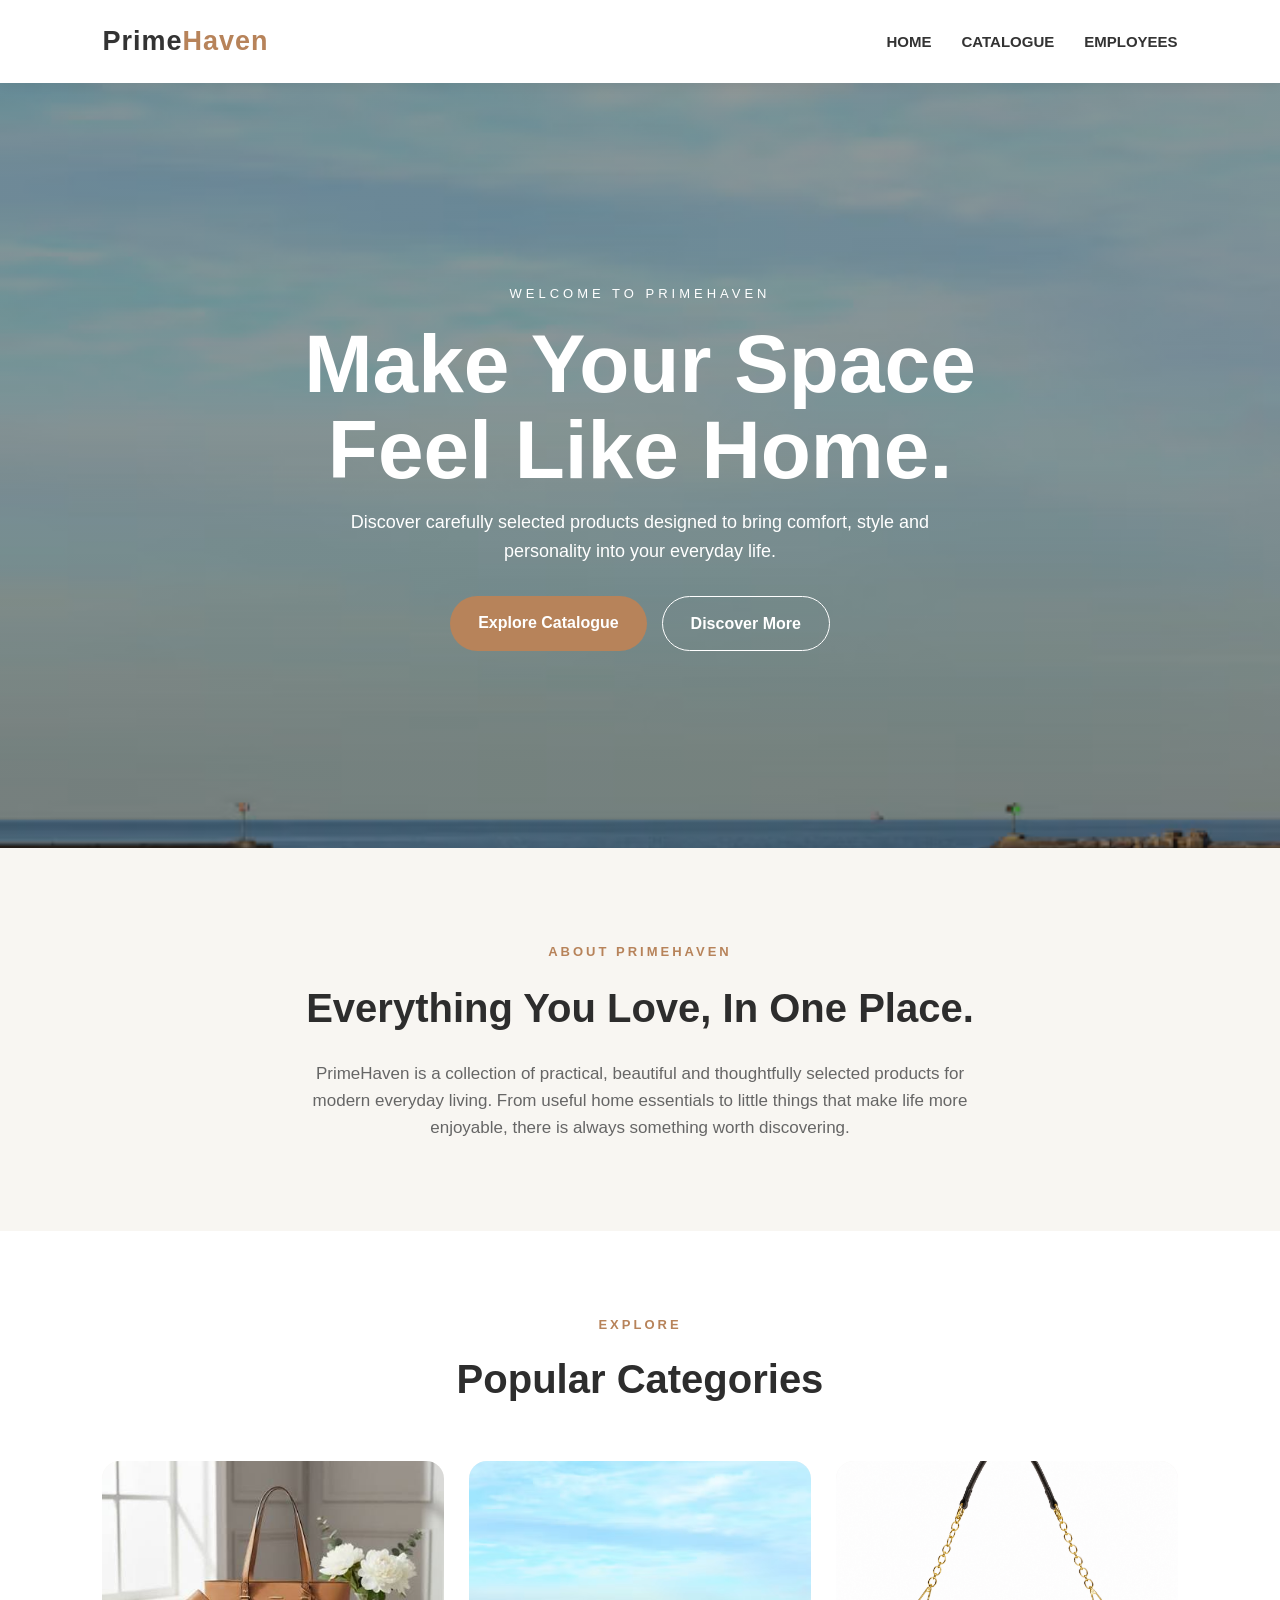
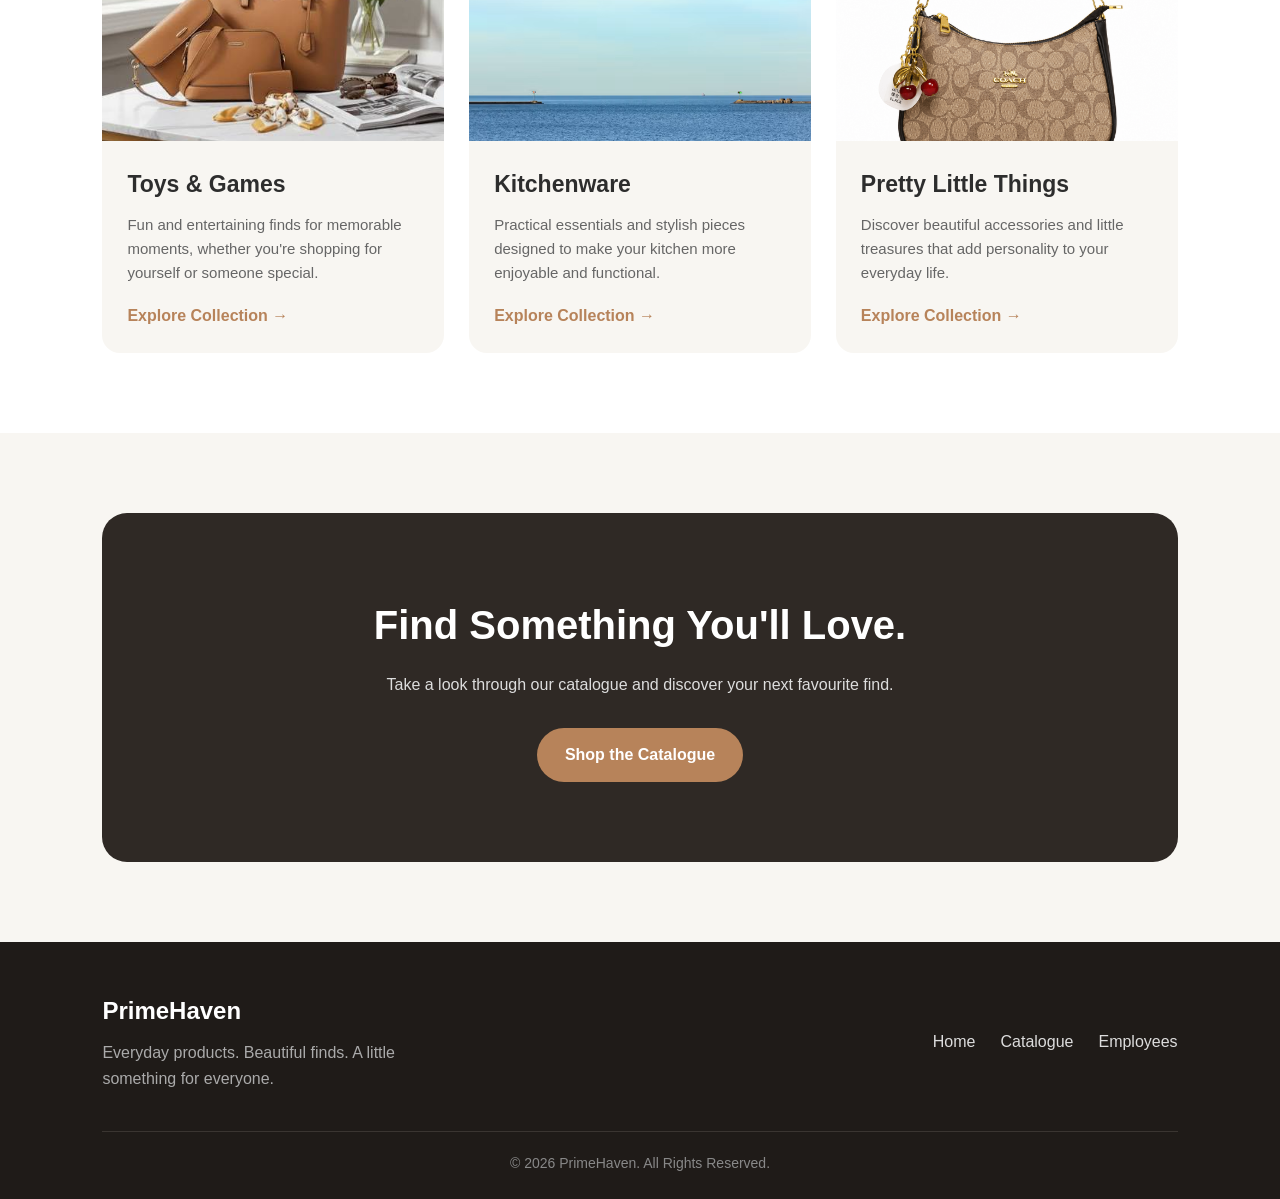
<file: index.html>
<!DOCTYPE html>
<html lang="en">

<head>
    <meta charset="UTF-8">
    <meta name="viewport" content="width=device-width, initial-scale=1.0">

    <link rel="icon" href="CATALOGUE/home.png">

    <title>PrimeHaven | Welcome Home</title>

    <style>
        * {
            margin: 0;
            padding: 0;
            box-sizing: border-box;
        }

        html {
            scroll-behavior: smooth;
        }

        body {
            font-family: Arial, Helvetica, sans-serif;
            background-color: #f8f6f2;
            color: #2d2d2d;
            line-height: 1.6;
        }

        /* ================= NAVIGATION ================= */

        nav {
            width: 100%;
            padding: 20px 8%;
            display: flex;
            justify-content: space-between;
            align-items: center;
            background-color: #ffffff;
            position: sticky;
            top: 0;
            z-index: 1000;
            box-shadow: 0 2px 12px rgba(0, 0, 0, 0.06);
        }

        .logo {
            font-size: 27px;
            font-weight: bold;
            color: #333;
            letter-spacing: 1px;
        }

        .logo span {
            color: #b7835a;
        }

        .nav-links {
            display: flex;
            gap: 30px;
            list-style: none;
        }

        .nav-links a {
            text-decoration: none;
            color: #333;
            font-size: 15px;
            font-weight: 600;
            transition: 0.3s;
        }

        .nav-links a:hover {
            color: #b7835a;
        }

        /* ================= HERO ================= */

        .hero {
            min-height: 85vh;
            display: flex;
            align-items: center;
            justify-content: center;
            text-align: center;
            padding: 80px 8%;
            background:
                linear-gradient(rgba(35, 30, 25, 0.45), rgba(35, 30, 25, 0.45)),
                url("CATALOGUE/background.png");
            background-size: cover;
            background-position: center;
        }

        .hero-content {
            max-width: 750px;
            color: white;
        }

        .hero-content small {
            text-transform: uppercase;
            letter-spacing: 4px;
            font-size: 13px;
        }

        .hero-content h1 {
            font-size: clamp(45px, 7vw, 82px);
            margin: 15px 0;
            line-height: 1.05;
        }

        .hero-content p {
            font-size: 18px;
            max-width: 600px;
            margin: 0 auto 30px;
        }

        .hero-buttons {
            display: flex;
            justify-content: center;
            gap: 15px;
            flex-wrap: wrap;
        }

        .btn {
            display: inline-block;
            padding: 14px 28px;
            text-decoration: none;
            border-radius: 30px;
            font-weight: bold;
            transition: 0.3s;
        }

        .primary-btn {
            background-color: #b7835a;
            color: white;
        }

        .primary-btn:hover {
            background-color: #956744;
            transform: translateY(-3px);
        }

        .secondary-btn {
            border: 1px solid white;
            color: white;
        }

        .secondary-btn:hover {
            background-color: white;
            color: #333;
        }

        /* ================= INTRO ================= */

        .intro {
            max-width: 900px;
            margin: auto;
            padding: 90px 8%;
            text-align: center;
        }

        .section-label {
            color: #b7835a;
            text-transform: uppercase;
            letter-spacing: 3px;
            font-size: 13px;
            font-weight: bold;
        }

        .intro h2 {
            font-size: 40px;
            margin: 12px 0 20px;
        }

        .intro p {
            color: #666;
            font-size: 17px;
        }

        /* ================= CATEGORIES ================= */

        .categories {
            padding: 80px 8%;
            background-color: #ffffff;
        }

        .section-heading {
            text-align: center;
            margin-bottom: 50px;
        }

        .section-heading h2 {
            font-size: 40px;
            margin-top: 10px;
        }

        .category-grid {
            display: grid;
            grid-template-columns: repeat(3, 1fr);
            gap: 25px;
            max-width: 1150px;
            margin: auto;
        }

        .category-card {
            background-color: #f8f6f2;
            border-radius: 18px;
            overflow: hidden;
            transition: 0.3s;
        }

        .category-card:hover {
            transform: translateY(-8px);
            box-shadow: 0 15px 35px rgba(0, 0, 0, 0.1);
        }

        .category-card img {
            width: 100%;
            height: 280px;
            object-fit: cover;
            display: block;
        }

        .category-content {
            padding: 25px;
        }

        .category-content h3 {
            font-size: 23px;
            margin-bottom: 10px;
        }

        .category-content p {
            color: #666;
            font-size: 15px;
            margin-bottom: 18px;
        }

        .category-link {
            color: #b7835a;
            text-decoration: none;
            font-weight: bold;
        }

        .category-link:hover {
            text-decoration: underline;
        }

        /* ================= CTA ================= */

        .cta {
            margin: 80px 8%;
            padding: 80px 30px;
            text-align: center;
            border-radius: 25px;
            background-color: #2f2925;
            color: white;
        }

        .cta h2 {
            font-size: 40px;
            margin-bottom: 15px;
        }

        .cta p {
            max-width: 600px;
            margin: 0 auto 30px;
            color: #ddd;
        }

        /* ================= FOOTER ================= */

        footer {
            background-color: #1f1b18;
            color: white;
            padding: 50px 8% 25px;
        }

        .footer-content {
            max-width: 1150px;
            margin: auto;
            display: flex;
            justify-content: space-between;
            gap: 40px;
            flex-wrap: wrap;
        }

        .footer-brand h2 {
            margin-bottom: 10px;
        }

        .footer-brand p {
            color: #aaa;
            max-width: 350px;
        }

        .footer-links {
            display: flex;
            gap: 25px;
            align-items: center;
        }

        .footer-links a {
            color: #ddd;
            text-decoration: none;
        }

        .footer-links a:hover {
            color: #b7835a;
        }

        .copyright {
            text-align: center;
            border-top: 1px solid #3a3531;
            margin-top: 40px;
            padding-top: 20px;
            color: #888;
            font-size: 14px;
        }

        /* ================= RESPONSIVE ================= */

        @media (max-width: 800px) {

            nav {
                padding: 18px 5%;
                flex-direction: column;
                gap: 15px;
            }

            .nav-links {
                gap: 18px;
            }

            .hero {
                min-height: 75vh;
            }

            .hero-content h1 {
                font-size: 50px;
            }

            .category-grid {
                grid-template-columns: 1fr;
                max-width: 500px;
            }

            .intro h2,
            .section-heading h2,
            .cta h2 {
                font-size: 32px;
            }
        }

        @media (max-width: 500px) {

            .nav-links {
                gap: 12px;
            }

            .nav-links a {
                font-size: 13px;
            }

            .hero {
                padding: 60px 6%;
            }

            .hero-content h1 {
                font-size: 42px;
            }

            .hero-content p {
                font-size: 16px;
            }

            .btn {
                width: 100%;
            }

            .cta {
                margin: 50px 5%;
                padding: 60px 20px;
            }

            .footer-content {
                text-align: center;
                justify-content: center;
            }
        }
    </style>
</head>

<body>

    <!-- NAVIGATION -->

    <nav>
        <div class="logo">
            Prime<span>Haven</span>
        </div>

        <ul class="nav-links">
            <li><a href="home.html">HOME</a></li>
            <li><a href="gallery.html">CATALOGUE</a></li>
            <li><a href="employees.html">EMPLOYEES</a></li>
        </ul>
    </nav>


    <!-- HERO SECTION -->

    <section class="hero">

        <div class="hero-content">

            <small>Welcome to PrimeHaven</small>

            <h1>Make Your Space Feel Like Home.</h1>

            <p>
                Discover carefully selected products designed to bring
                comfort, style and personality into your everyday life.
            </p>

            <div class="hero-buttons">
                <a href="gallery.html" class="btn primary-btn">
                    Explore Catalogue
                </a>

                <a href="#categories" class="btn secondary-btn">
                    Discover More
                </a>
            </div>

        </div>

    </section>


    <!-- INTRODUCTION -->

    <section class="intro">

        <span class="section-label">About PrimeHaven</span>

        <h2>Everything You Love, In One Place.</h2>

        <p>
            PrimeHaven is a collection of practical, beautiful and
            thoughtfully selected products for modern everyday living.
            From useful home essentials to little things that make life
            more enjoyable, there is always something worth discovering.
        </p>

    </section>


    <!-- POPULAR CATEGORIES -->

    <section class="categories" id="categories">

        <div class="section-heading">

            <span class="section-label">Explore</span>

            <h2>Popular Categories</h2>

        </div>


        <div class="category-grid">


            <!-- TOYS -->

            <div class="category-card">

                <img src="CATALOGUE/bag 3.jpg"
                     alt="Toys and games collection">

                <div class="category-content">

                    <h3>Toys & Games</h3>

                    <p>
                        Fun and entertaining finds for memorable moments,
                        whether you're shopping for yourself or someone special.
                    </p>

                    <a href="gallery.html" class="category-link">
                        Explore Collection →
                    </a>

                </div>

            </div>


            <!-- KITCHENWARE -->

            <div class="category-card">

                <img src="CATALOGUE/background.png"
                     alt="Kitchenware collection">

                <div class="category-content">

                    <h3>Kitchenware</h3>

                    <p>
                        Practical essentials and stylish pieces designed
                        to make your kitchen more enjoyable and functional.
                    </p>

                    <a href="gallery.html" class="category-link">
                        Explore Collection →
                    </a>

                </div>

            </div>


            <!-- PRETTY LITTLE THINGS -->

            <div class="category-card">

                <img src="CATALOGUE/coach.png"
                     alt="Lifestyle accessories">

                <div class="category-content">

                    <h3>Pretty Little Things</h3>

                    <p>
                        Discover beautiful accessories and little treasures
                        that add personality to your everyday life.
                    </p>

                    <a href="gallery.html" class="category-link">
                        Explore Collection →
                    </a>

                </div>

            </div>

        </div>

    </section>


    <!-- CALL TO ACTION -->

    <section class="cta">

        <h2>Find Something You'll Love.</h2>

        <p>
            Take a look through our catalogue and discover your next
            favourite find.
        </p>

        <a href="gallery.html" class="btn primary-btn">
            Shop the Catalogue
        </a>

    </section>


    <!-- FOOTER -->

    <footer>

        <div class="footer-content">

            <div class="footer-brand">

                <h2>PrimeHaven</h2>

                <p>
                    Everyday products. Beautiful finds.
                    A little something for everyone.
                </p>

            </div>

            <div class="footer-links">

                <a href="home.html">Home</a>

                <a href="gallery.html">Catalogue</a>

                <a href="employees.html">Employees</a>

            </div>

        </div>

        <div class="copyright">

            © 2026 PrimeHaven. All Rights Reserved.

        </div>

    </footer>

</body>

</html>
</file>
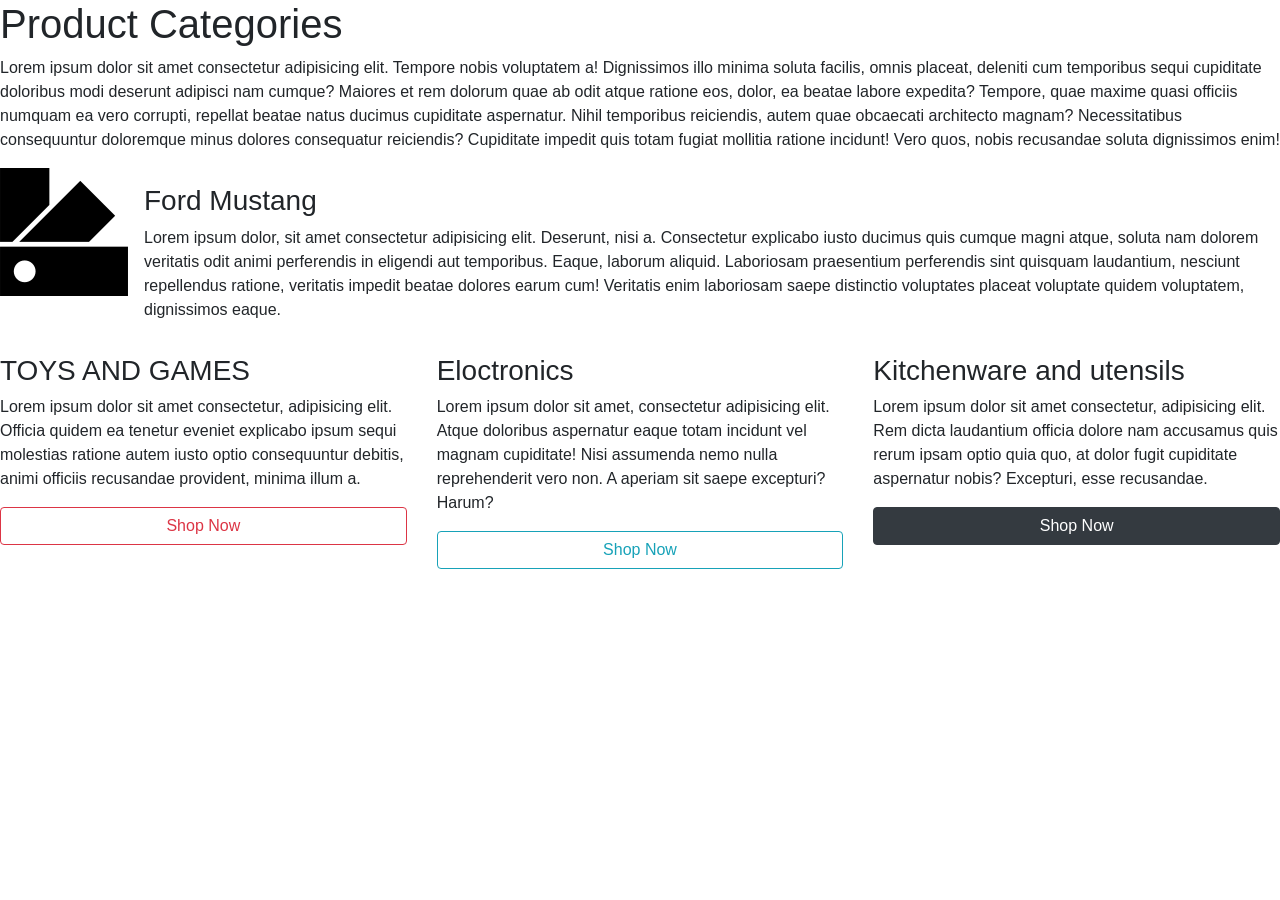
<file: categories.html>
<!DOCTYPE html>
<html lang="en">
<head>
    <meta charset="UTF-8">
    <meta name="viewport" content="width=device-width, initial-scale=1.0">
    <title>Categories Page</title>

<link rel="stylesheet" href="bootstrap/css/bootstrap.min.css">
<script src="bootstrap/js/bootstrap.min.js"></script>

</head>
<body>
    
<h1>Product Categories</h1>

<p>Lorem ipsum dolor sit amet consectetur adipisicing elit. Tempore nobis voluptatem a! Dignissimos illo minima soluta facilis, omnis placeat, deleniti cum temporibus sequi cupiditate doloribus modi deserunt adipisci nam cumque?
Maiores et rem dolorum quae ab odit atque ratione eos, dolor, ea beatae labore expedita? Tempore, quae maxime quasi officiis numquam ea vero corrupti, repellat beatae natus ducimus cupiditate aspernatur.
Nihil temporibus reiciendis, autem quae obcaecati architecto magnam? Necessitatibus consequuntur doloremque minus dolores consequatur reiciendis? Cupiditate impedit quis totam fugiat mollitia ratione incidunt! Vero quos, nobis recusandae soluta dignissimos enim!</p>

<div class="d-flex">

    <div>

        <img src="CATALOGUE/gallery.png" alt="">

    </div>
    <br><br>
    <div class="m-sm-3">

       <h3>Ford Mustang</h3>
    
       <p>Lorem ipsum dolor, sit amet consectetur adipisicing elit. Deserunt, nisi a. Consectetur explicabo iusto ducimus quis cumque magni atque, soluta nam dolorem veritatis odit animi perferendis in eligendi aut temporibus.
       Eaque, laborum aliquid. Laboriosam praesentium perferendis sint quisquam laudantium, nesciunt repellendus ratione, veritatis impedit beatae dolores earum cum! Veritatis enim laboriosam saepe distinctio voluptates placeat voluptate quidem voluptatem, dignissimos eaque.</p>
</div>
</div>

<!--Bootstrap Grid System-->

<div class="row">

<div class="col">
    <h3>TOYS AND GAMES</h3>
<p>Lorem ipsum dolor sit amet consectetur, adipisicing elit. Officia quidem ea tenetur eveniet explicabo ipsum sequi molestias ratione autem iusto optio consequuntur debitis, animi officiis recusandae provident, minima illum a.</p>

<button class="btn btn-dark btn-outline-danger w-100">Shop Now</button>

</div>
<div class="col">
<h3>Eloctronics</h3>
<p>Lorem ipsum dolor sit amet, consectetur adipisicing elit. Atque doloribus aspernatur eaque totam incidunt vel magnam cupiditate! Nisi assumenda nemo nulla reprehenderit vero non. A aperiam sit saepe excepturi? Harum?</p>
<button class="btn btn-danger btn-outline-info w-100">Shop Now</button>

</div>
<div class="col">
<h3>Kitchenware and utensils</h3>
<p>Lorem ipsum dolor sit amet consectetur, adipisicing elit. Rem dicta laudantium officia dolore nam accusamus quis rerum ipsam optio quia quo, at dolor fugit cupiditate aspernatur nobis? Excepturi, esse recusandae.</p>
<button class="btn btn-warning btn-dark w-100">Shop Now</button>
</div>






</div>








</body>
</html>
</file>
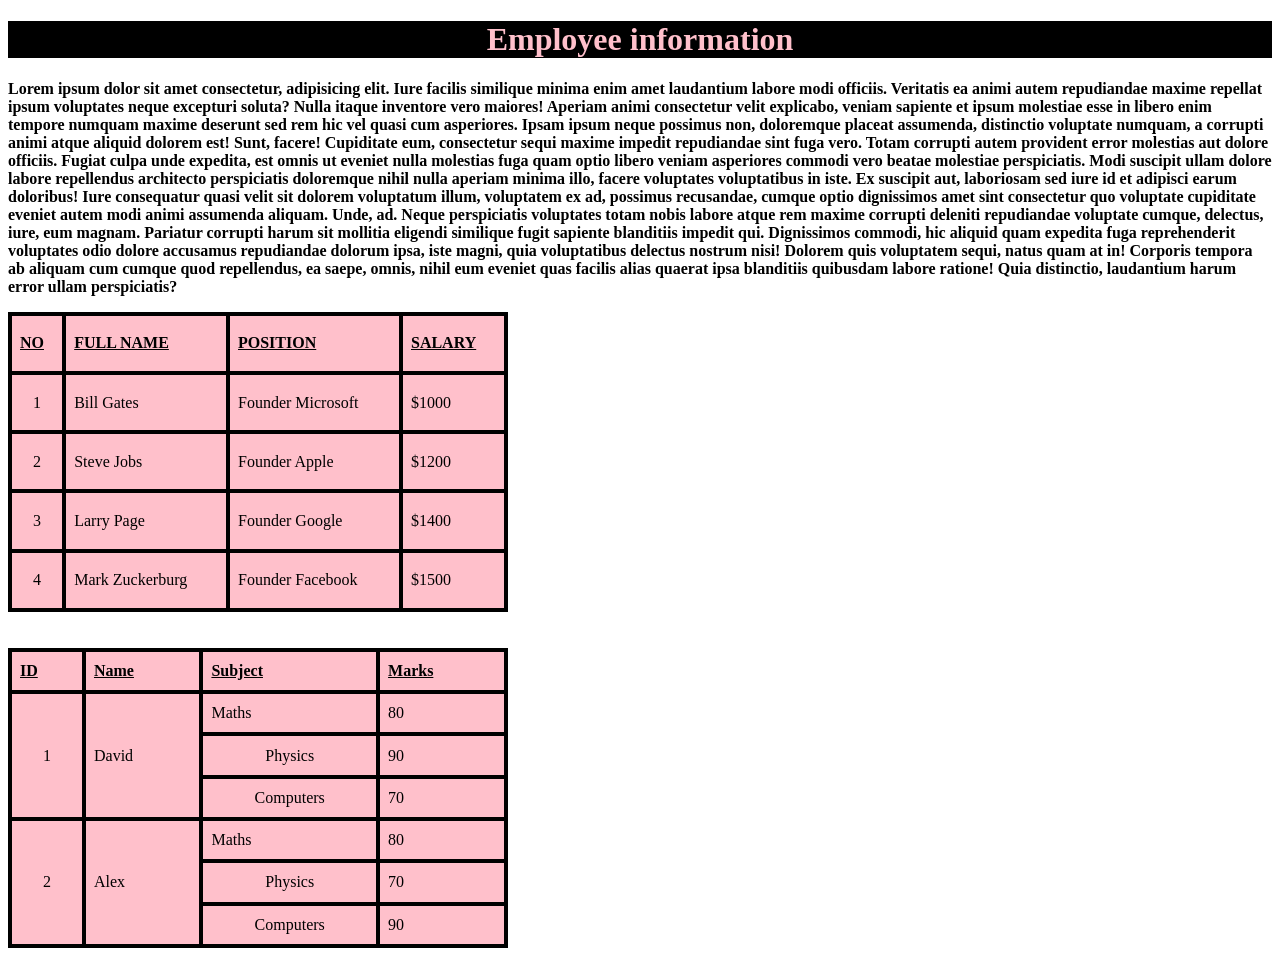
<file: employees.html>
<!DOCTYPE html>
<html lang="en">
<head>
    <meta charset="UTF-8">
    <meta name="viewport" content="width=device-width, initial-scale=1.0">
    
<link rel="icon" href="CATALOGUE/emplyee.png">

    <title>Employees page - PrimeHaven</title>

    <style>

     h1{
      color: pink;
      background-color: black;
      text-align: center;
     }

     p{
        font-weight: bolder;
        font-family: cursive;
     }
    
     table , th , td{
        border: 2px solid black;
        border-collapse: collapse;
     }

     table{
        width: 100%;
        height: 300px;
        background-color: pink;
     }
      td{
        text-align: center;
      }

    #dave


    </style>






</head>
<body>
    <h1>Employee information</h1>

    <p>Lorem ipsum dolor sit amet consectetur, adipisicing elit. Iure facilis similique minima enim amet laudantium labore modi officiis. Veritatis ea animi autem repudiandae maxime repellat ipsum voluptates neque excepturi soluta?
    Nulla itaque inventore vero maiores! Aperiam animi consectetur velit explicabo, veniam sapiente et ipsum molestiae esse in libero enim tempore numquam maxime deserunt sed rem hic vel quasi cum asperiores.
    Ipsam ipsum neque possimus non, doloremque placeat assumenda, distinctio voluptate numquam, a corrupti animi atque aliquid dolorem est! Sunt, facere! Cupiditate eum, consectetur sequi maxime impedit repudiandae sint fuga vero.
    Totam corrupti autem provident error molestias aut dolore officiis. Fugiat culpa unde expedita, est omnis ut eveniet nulla molestias fuga quam optio libero veniam asperiores commodi vero beatae molestiae perspiciatis.
    Modi suscipit ullam dolore labore repellendus architecto perspiciatis doloremque nihil nulla aperiam minima illo, facere voluptates voluptatibus in iste. Ex suscipit aut, laboriosam sed iure id et adipisci earum doloribus!
    Iure consequatur quasi velit sit dolorem voluptatum illum, voluptatem ex ad, possimus recusandae, cumque optio dignissimos amet sint consectetur quo voluptate cupiditate eveniet autem modi animi assumenda aliquam. Unde, ad.
    Neque perspiciatis voluptates totam nobis labore atque rem maxime corrupti deleniti repudiandae voluptate cumque, delectus, iure, eum magnam. Pariatur corrupti harum sit mollitia eligendi similique fugit sapiente blanditiis impedit qui.
    Dignissimos commodi, hic aliquid quam expedita fuga reprehenderit voluptates odio dolore accusamus repudiandae dolorum ipsa, iste magni, quia voluptatibus delectus nostrum nisi! Dolorem quis voluptatem sequi, natus quam at in!
    Corporis tempora ab aliquam cum cumque quod repellendus, ea saepe, omnis, nihil eum eveniet quas facilis alias quaerat ipsa blanditiis quibusdam labore ratione! Quia distinctio, laudantium harum error ullam perspiciatis?</p>

    
    
    <table>

<tr>

     <th>NO</th>
     
     
     <th>FULL NAME</th>
     
     
     <th>POSITION</th>
     
     
     <th>SALARY</th>
</tr>

   <tr>

    <td>1</td>
    
    <td>Bill Gates</td>
    
    <td>Founder Microsoft</td>

    <td>$1000</td>
    
</tr>
 
  <td>2</td>
  
  <td>Steve Jobs</td>
  
  <td>Founder Apple</td>
  
  <td>$1200 </td>

  <tr>

   <td>3</td>
  
   <td>Larry Page</td>
   
   <td>Founder Google</td>
   
   <td>$1400</td>

</tr>

<tr>
    <td>4</td>
    
    <td>Mark Zuckerburg</td>
    
    <td>Founder Facebook</td>
    
    <td>$1500</td>

</tr>

</table>

<br><br>

<!DOCTYPE html>
<html>
<head>
    <title>Student Marks</title>

    <style>
        table {
            border-collapse: collapse;
            width: 500px;
        }

        th, td {
            border: 4px solid black;
            padding: 8px;
            text-align: left;
        }

        th {
            text-decoration: underline;
        }

        td:nth-child(1) {
            text-align: center;
        }
    </style>
</head>

<body>

    <table>
        <tr>
            <th>ID</th>
            <th>Name</th>
            <th>Subject</th>
            <th>Marks</th>
        </tr>

        <!-- David -->
        <tr>
            <td rowspan="3">1</td>
            <td rowspan="3">David</td>
            <td>Maths</td>
            <td>80</td>
        </tr>

        <tr>
            <td>Physics</td>
            <td>90</td>
        </tr>

        <tr>
            <td>Computers</td>
            <td>70</td>
        </tr>

        <!-- Alex -->
        <tr>
            <td rowspan="3">2</td>
            <td rowspan="3">Alex</td>
            <td>Maths</td>
            <td>80</td>
        </tr>

        <tr>
            <td>Physics</td>
            <td>70</td>
        </tr>

        <tr>
            <td>Computers</td>
            <td>90</td>
        </tr>

    </table>

</body>
</html>
    








</table>




</body>
</html>
</file>
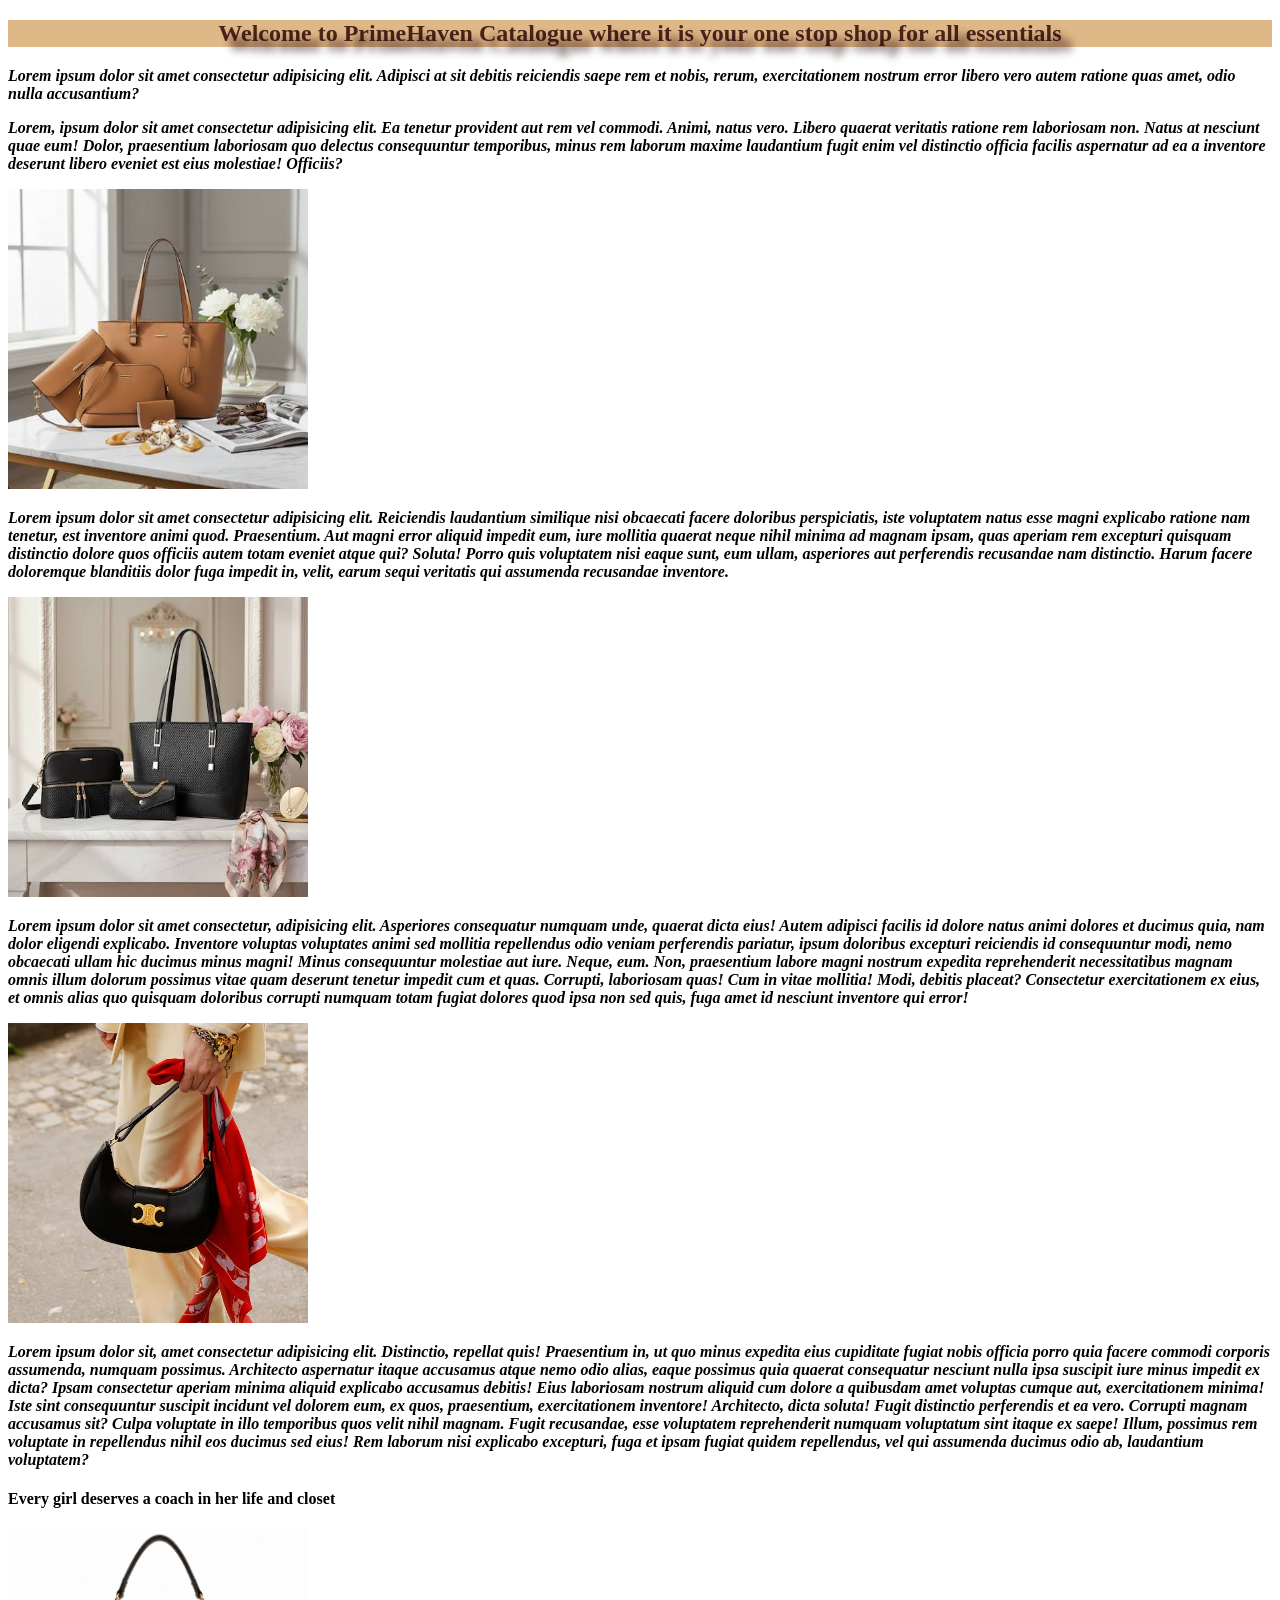
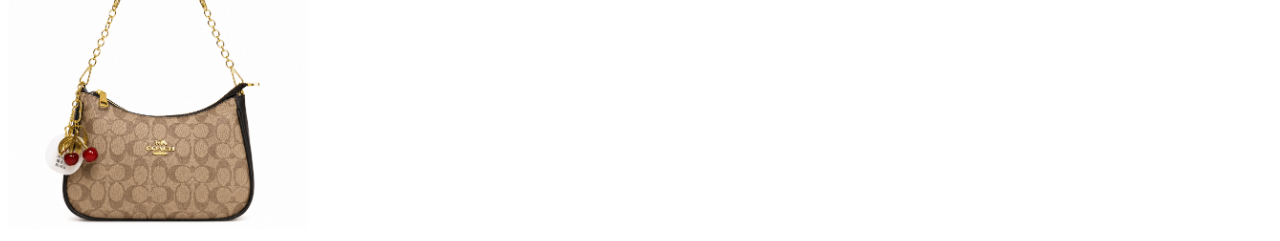
<file: gallery.html>
<!DOCTYPE html>
<html lang="en">
<head>

    <meta charset="UTF-8">

    <meta name="viewport" content="width=device-width, initial-scale=1.0">
    <link rel="icon" href="CATALOGUE/gallery.png">
    <title>OUR CATALOGUE</title>
    <link rel="stylesheet" href="css/style.css">
</head>
<body>
    <h2>Welcome to PrimeHaven Catalogue where it is your one stop shop for all essentials</h2>

    <p>Lorem ipsum dolor sit amet consectetur adipisicing elit. Adipisci at sit debitis reiciendis saepe rem et nobis, rerum, exercitationem nostrum error libero vero autem ratione quas amet, odio nulla accusantium?</p>

<p>Lorem, ipsum dolor sit amet consectetur adipisicing elit. Ea tenetur provident aut rem vel commodi. Animi, natus vero. Libero quaerat veritatis ratione rem laboriosam non. Natus at nesciunt quae eum!
Dolor, praesentium laboriosam quo delectus consequuntur temporibus, minus rem laborum maxime laudantium fugit enim vel distinctio officia facilis aspernatur ad ea a inventore deserunt libero eveniet est eius molestiae! Officiis?</p>

    <img src="CATALOGUE/bag 3.jpg" alt="">

   <p>Lorem ipsum dolor sit amet consectetur adipisicing elit. Reiciendis laudantium similique nisi obcaecati facere doloribus perspiciatis, iste voluptatem natus esse magni explicabo ratione nam tenetur, est inventore animi quod. Praesentium.
   Aut magni error aliquid impedit eum, iure mollitia quaerat neque nihil minima ad magnam ipsam, quas aperiam rem excepturi quisquam distinctio dolore quos officiis autem totam eveniet atque qui? Soluta!
   Porro quis voluptatem nisi eaque sunt, eum ullam, asperiores aut perferendis recusandae nam distinctio. Harum facere doloremque blanditiis dolor fuga impedit in, velit, earum sequi veritatis qui assumenda recusandae inventore.</p>

    <img src="CATALOGUE/bag1.jpg" alt="">

<p>Lorem ipsum dolor sit amet consectetur, adipisicing elit. Asperiores consequatur numquam unde, quaerat dicta eius! Autem adipisci facilis id dolore natus animi dolores et ducimus quia, nam dolor eligendi explicabo.
Inventore voluptas voluptates animi sed mollitia repellendus odio veniam perferendis pariatur, ipsum doloribus excepturi reiciendis id consequuntur modi, nemo obcaecati ullam hic ducimus minus magni! Minus consequuntur molestiae aut iure.
Neque, eum. Non, praesentium labore magni nostrum expedita reprehenderit necessitatibus magnam omnis illum dolorum possimus vitae quam deserunt tenetur impedit cum et quas. Corrupti, laboriosam quas! Cum in vitae mollitia!
Modi, debitis placeat? Consectetur exercitationem ex eius, et omnis alias quo quisquam doloribus corrupti numquam totam fugiat dolores quod ipsa non sed quis, fuga amet id nesciunt inventore qui error!</p>


    <img src="CATALOGUE/bag2.jpg" alt="">

    <p>Lorem ipsum dolor sit, amet consectetur adipisicing elit. Distinctio, repellat quis! Praesentium in, ut quo minus expedita eius cupiditate fugiat nobis officia porro quia facere commodi corporis assumenda, numquam possimus.
    Architecto aspernatur itaque accusamus atque nemo odio alias, eaque possimus quia quaerat consequatur nesciunt nulla ipsa suscipit iure minus impedit ex dicta? Ipsam consectetur aperiam minima aliquid explicabo accusamus debitis!
    Eius laboriosam nostrum aliquid cum dolore a quibusdam amet voluptas cumque aut, exercitationem minima! Iste sint consequuntur suscipit incidunt vel dolorem eum, ex quos, praesentium, exercitationem inventore! Architecto, dicta soluta!
    Fugit distinctio perferendis et ea vero. Corrupti magnam accusamus sit? Culpa voluptate in illo temporibus quos velit nihil magnam. Fugit recusandae, esse voluptatem reprehenderit numquam voluptatum sint itaque ex saepe!
    Illum, possimus rem voluptate in repellendus nihil eos ducimus sed eius! Rem laborum nisi explicabo excepturi, fuga et ipsam fugiat quidem repellendus, vel qui assumenda ducimus odio ab, laudantium voluptatem?</p>
    
    <h4> Every girl deserves a coach in her life and closet</h4>

    <img src="CATALOGUE/coach.png" alt="">




    
</body>
</html>
</file>
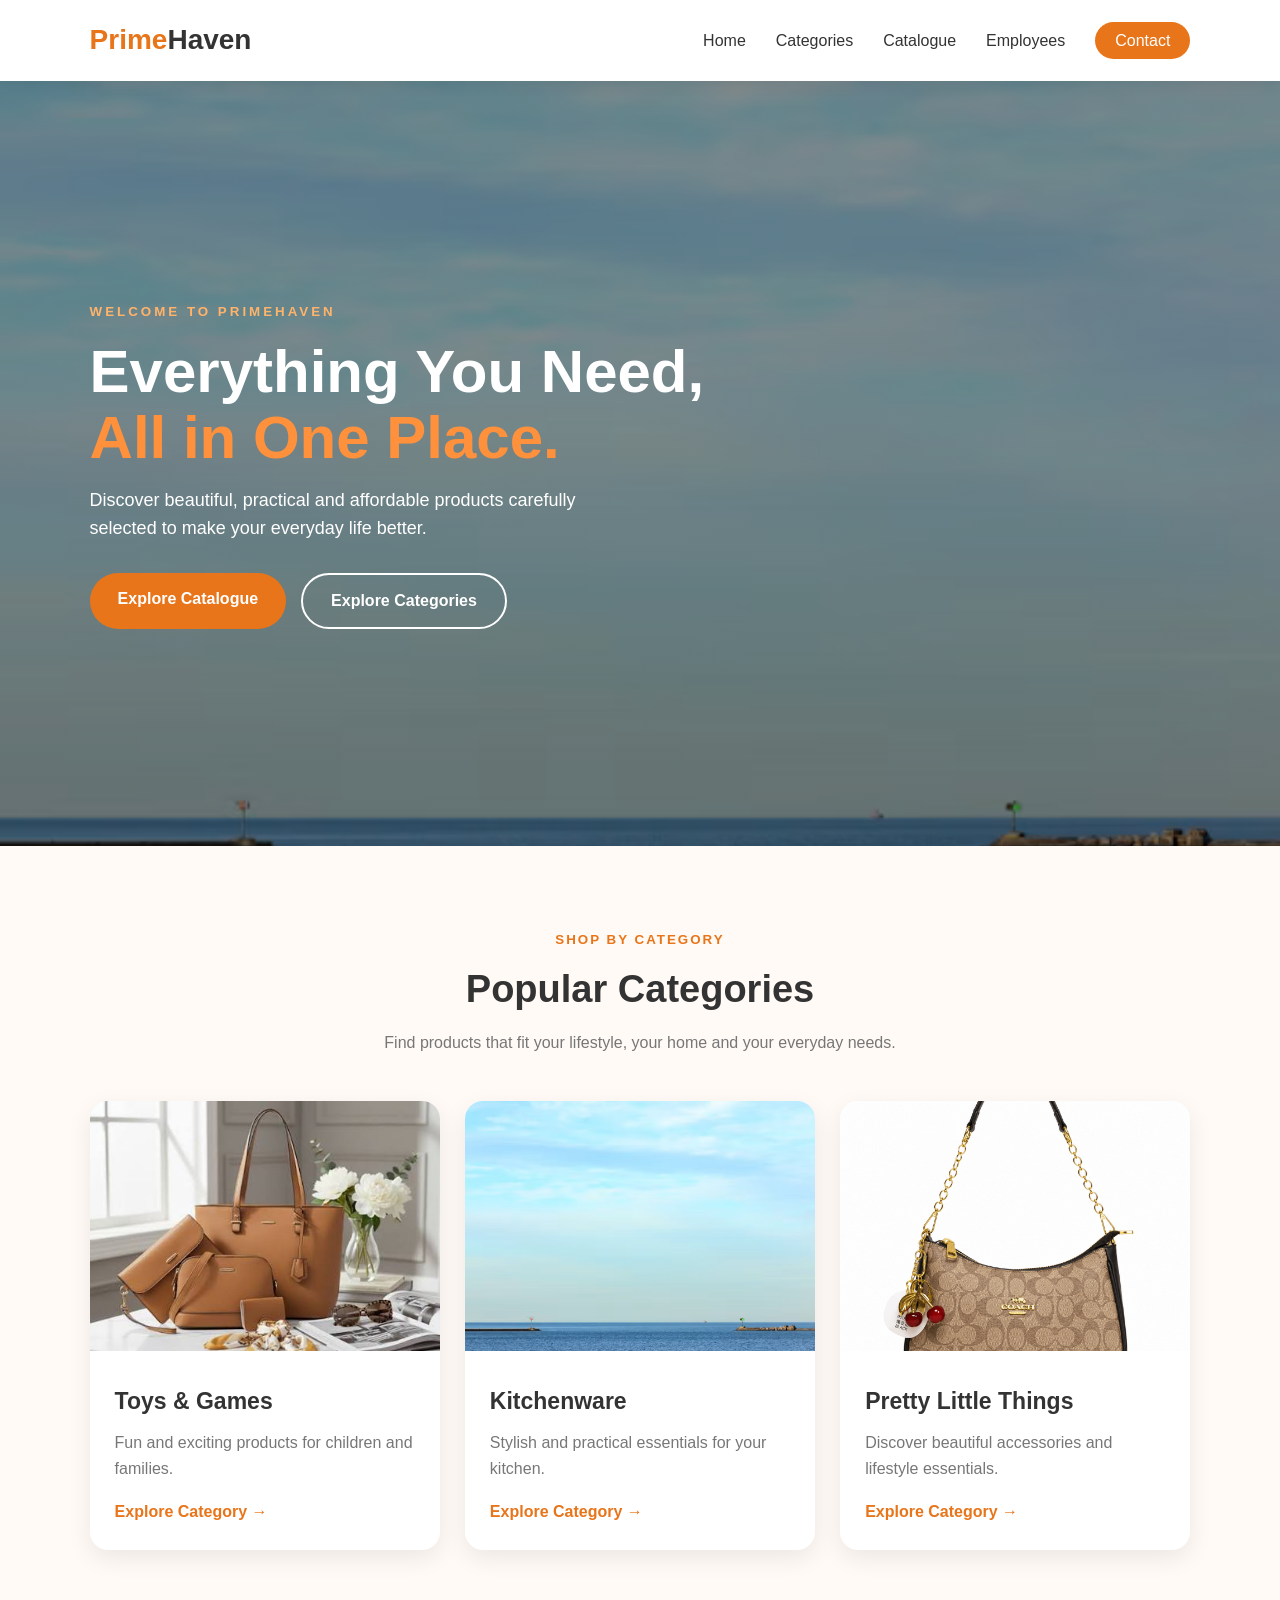
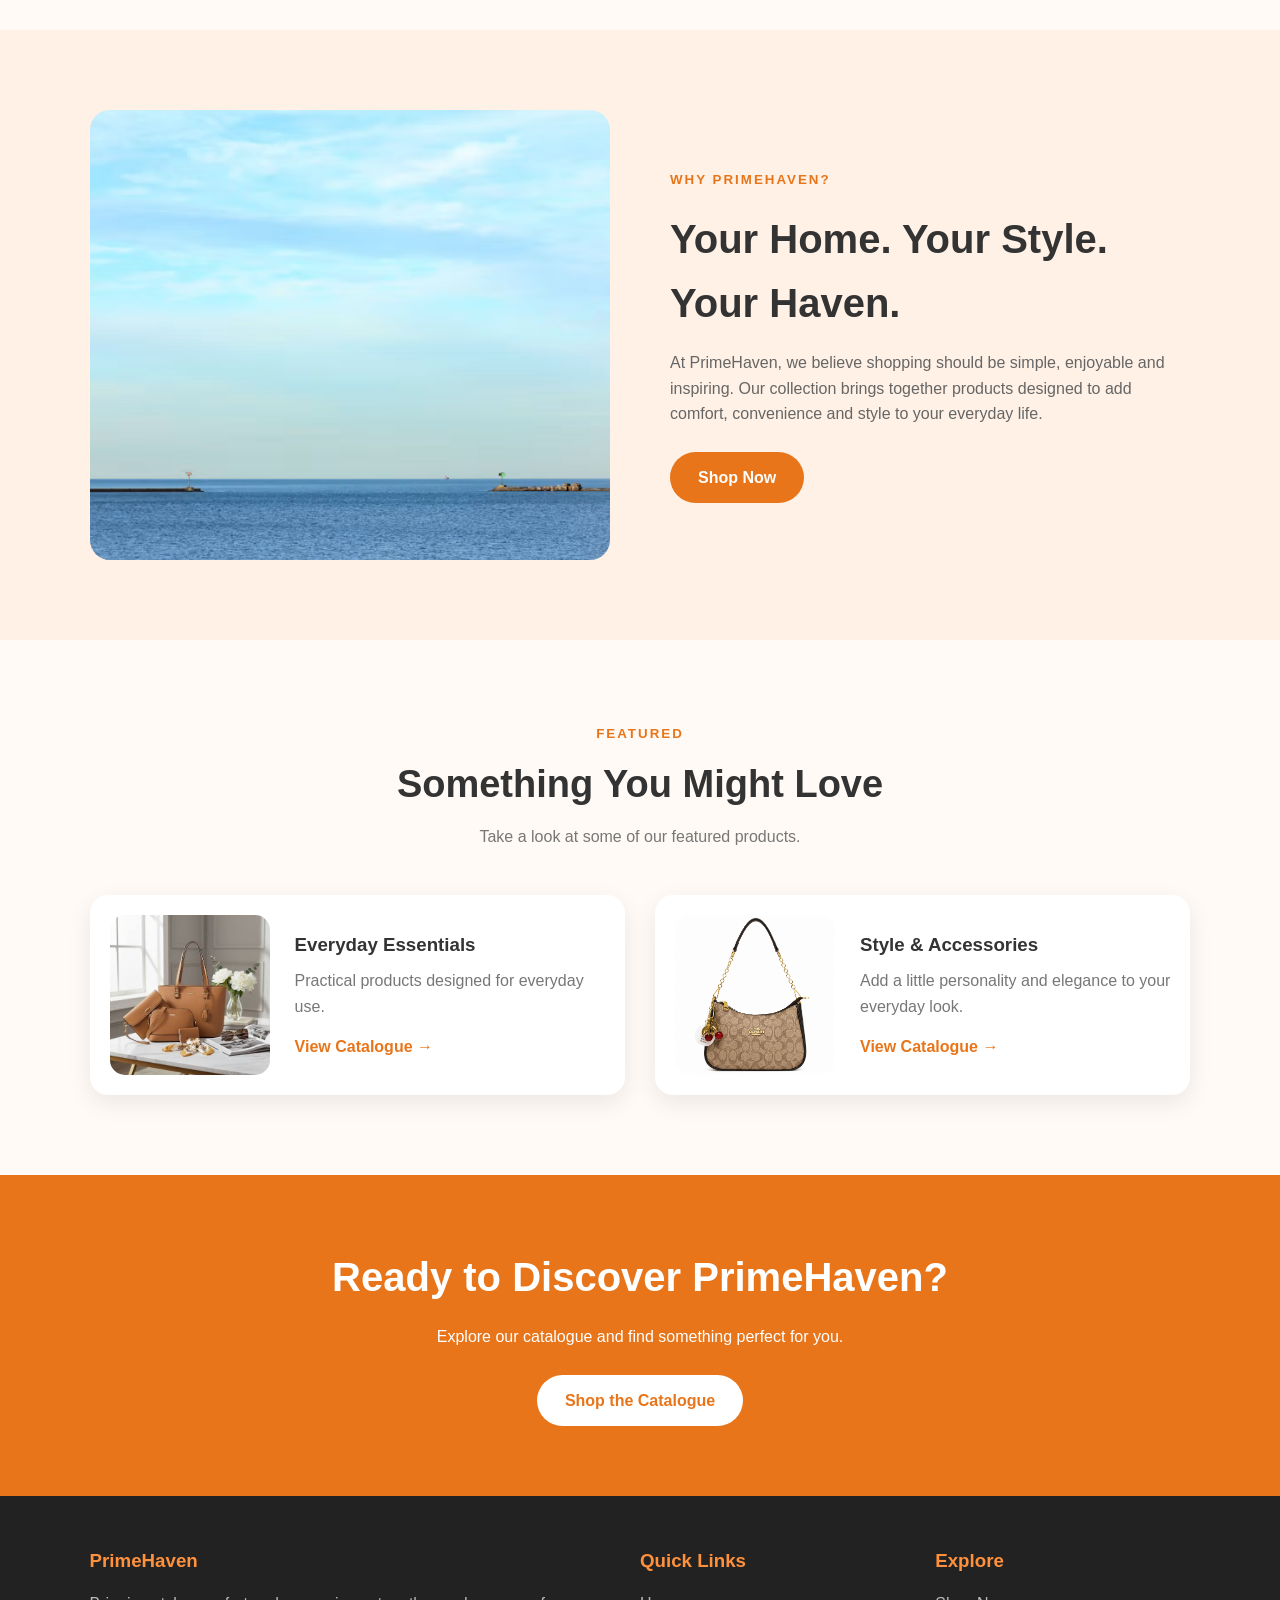
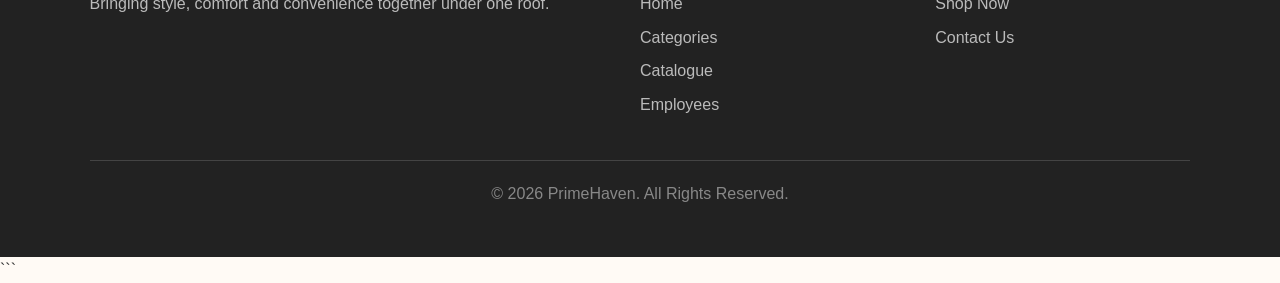
<file: home by chat.html>
<!DOCTYPE html>
<html lang="en">

<head>
    <meta charset="UTF-8">

    <link rel="icon" href="CATALOGUE/home.png">

    <meta name="viewport" content="width=device-width, initial-scale=1.0">

    <title>PrimeHaven | Welcome Home</title>

    <style>

        /* =========================
           GENERAL STYLING
        ========================== */

        * {
            margin: 0;
            padding: 0;
            box-sizing: border-box;
            font-family: Arial, Helvetica, sans-serif;
            scroll-behavior: smooth;
        }

        body {
            background-color: #fffaf5;
            color: #333;
            line-height: 1.6;
        }


        /* =========================
           NAVIGATION BAR
        ========================== */

        nav {
            width: 100%;
            background-color: white;
            display: flex;
            justify-content: space-between;
            align-items: center;
            padding: 18px 7%;
            position: sticky;
            top: 0;
            z-index: 1000;
            box-shadow: 0 2px 15px rgba(0, 0, 0, 0.08);
        }

        .logo {
            font-size: 28px;
            font-weight: bold;
            color: #e8751a;
        }

        .logo span {
            color: #333;
        }

        .nav-links {
            display: flex;
            gap: 30px;
            list-style: none;
        }

        .nav-links a {
            text-decoration: none;
            color: #333;
            font-weight: 500;
            transition: 0.3s;
        }

        .nav-links a:hover {
            color: #e8751a;
        }

        .nav-button {
            background-color: #e8751a;
            color: white !important;
            padding: 10px 20px;
            border-radius: 25px;
        }

        .nav-button:hover {
            background-color: #c95f0d;
        }


        /* =========================
           HERO SECTION
        ========================== */

        .hero {
            min-height: 85vh;

            background:
                linear-gradient(
                    rgba(0, 0, 0, 0.45),
                    rgba(0, 0, 0, 0.45)
                ),
                url("CATALOGUE/background.png");

            background-size: cover;
            background-position: center;

            display: flex;
            align-items: center;
            padding: 80px 7%;
        }

        .hero-content {
            max-width: 650px;
            color: white;
        }

        .hero-content small {
            text-transform: uppercase;
            letter-spacing: 3px;
            font-weight: bold;
            color: #ffb36b;
        }

        .hero-content h1 {
            font-size: 60px;
            line-height: 1.1;
            margin: 15px 0;
        }

        .hero-content h1 span {
            color: #ff913d;
        }

        .hero-content p {
            font-size: 18px;
            margin-bottom: 30px;
            max-width: 550px;
        }

        .hero-buttons {
            display: flex;
            gap: 15px;
        }

        .btn {
            display: inline-block;
            padding: 13px 28px;
            border-radius: 30px;
            text-decoration: none;
            font-weight: bold;
            transition: 0.3s;
        }

        .primary-btn {
            background-color: #e8751a;
            color: white;
        }

        .primary-btn:hover {
            background-color: #c95f0d;
            transform: translateY(-3px);
        }

        .secondary-btn {
            border: 2px solid white;
            color: white;
        }

        .secondary-btn:hover {
            background-color: white;
            color: #333;
        }


        /* =========================
           SECTION GENERAL
        ========================== */

        section {
            padding: 80px 7%;
        }

        .section-title {
            text-align: center;
            margin-bottom: 45px;
        }

        .section-title small {
            color: #e8751a;
            font-weight: bold;
            text-transform: uppercase;
            letter-spacing: 2px;
        }

        .section-title h2 {
            font-size: 38px;
            margin-top: 8px;
        }

        .section-title p {
            color: #777;
            max-width: 600px;
            margin: 10px auto;
        }


        /* =========================
           CATEGORY CARDS
        ========================== */

        .categories {
            display: grid;
            grid-template-columns: repeat(3, 1fr);
            gap: 25px;
        }

        .category-card {
            background-color: white;
            border-radius: 18px;
            overflow: hidden;
            box-shadow: 0 8px 25px rgba(0, 0, 0, 0.08);
            transition: 0.3s;
        }

        .category-card:hover {
            transform: translateY(-8px);
            box-shadow: 0 15px 35px rgba(0, 0, 0, 0.15);
        }

        .category-card img {
            width: 100%;
            height: 250px;
            object-fit: cover;
        }

        .category-content {
            padding: 25px;
        }

        .category-content h3 {
            font-size: 23px;
            margin-bottom: 10px;
        }

        .category-content p {
            color: #777;
            margin-bottom: 18px;
        }

        .category-link {
            color: #e8751a;
            text-decoration: none;
            font-weight: bold;
        }


        /* =========================
           ABOUT SECTION
        ========================== */

        .about {
            background-color: #fff1e5;
            display: grid;
            grid-template-columns: 1fr 1fr;
            gap: 60px;
            align-items: center;
        }

        .about img {
            width: 100%;
            max-height: 450px;
            object-fit: cover;
            border-radius: 20px;
        }

        .about-text small {
            color: #e8751a;
            font-weight: bold;
            text-transform: uppercase;
            letter-spacing: 2px;
        }

        .about-text h2 {
            font-size: 40px;
            margin: 15px 0;
        }

        .about-text p {
            color: #666;
            margin-bottom: 25px;
        }


        /* =========================
           FEATURED PRODUCTS
        ========================== */

        .products {
            display: grid;
            grid-template-columns: repeat(2, 1fr);
            gap: 30px;
        }

        .product {
            background: white;
            border-radius: 18px;
            padding: 20px;
            box-shadow: 0 8px 25px rgba(0, 0, 0, 0.08);
            display: flex;
            align-items: center;
            gap: 25px;
            transition: 0.3s;
        }

        .product:hover {
            transform: translateY(-5px);
        }

        .product img {
            width: 160px;
            height: 160px;
            object-fit: cover;
            border-radius: 15px;
        }

        .product h3 {
            margin-bottom: 8px;
        }

        .product p {
            color: #777;
            margin-bottom: 15px;
        }


        /* =========================
           CALL TO ACTION
        ========================== */

        .cta {
            background-color: #e8751a;
            color: white;
            text-align: center;
            padding: 70px 20px;
        }

        .cta h2 {
            font-size: 40px;
            margin-bottom: 15px;
        }

        .cta p {
            margin-bottom: 25px;
        }

        .cta .btn {
            background-color: white;
            color: #e8751a;
        }

        .cta .btn:hover {
            background-color: #333;
            color: white;
        }


        /* =========================
           FOOTER
        ========================== */

        footer {
            background-color: #222;
            color: white;
            padding: 50px 7%;
        }

        .footer-content {
            display: grid;
            grid-template-columns: 2fr 1fr 1fr;
            gap: 40px;
        }

        footer h3 {
            color: #ff913d;
            margin-bottom: 15px;
        }

        footer p {
            color: #bbb;
        }

        footer a {
            color: #bbb;
            text-decoration: none;
            display: block;
            margin-bottom: 8px;
        }

        footer a:hover {
            color: #ff913d;
        }

        .copyright {
            text-align: center;
            border-top: 1px solid #444;
            margin-top: 35px;
            padding-top: 20px;
            color: #888;
        }


        /* =========================
           MOBILE RESPONSIVE
        ========================== */

        @media (max-width: 850px) {

            nav {
                flex-direction: column;
                gap: 15px;
            }

            .nav-links {
                gap: 15px;
                flex-wrap: wrap;
                justify-content: center;
            }

            .hero-content h1 {
                font-size: 42px;
            }

            .categories {
                grid-template-columns: 1fr;
            }

            .about {
                grid-template-columns: 1fr;
            }

            .products {
                grid-template-columns: 1fr;
            }

            .footer-content {
                grid-template-columns: 1fr;
            }
        }

    </style>
</head>


<body>


    <!-- =========================
         NAVIGATION
    ========================== -->

    <nav>

        <div class="logo">
            Prime<span>Haven</span>
        </div>

        <ul class="nav-links">

            <li>
                <a href="#">Home</a>
            </li>

            <li>
                <a href="#categories">Categories</a>
            </li>

            <li>
                <a href="gallery.html" target="_blank">
                    Catalogue
                </a>
            </li>

            <li>
                <a href="employees.html" target="_blank">
                    Employees
                </a>
            </li>

            <li>
                <a href="#contact" class="nav-button">
                    Contact
                </a>
            </li>

        </ul>

    </nav>


    <!-- =========================
         HERO
    ========================== -->

    <section class="hero">

        <div class="hero-content">

            <small>Welcome to PrimeHaven</small>

            <h1>
                Everything You Need,
                <span>All in One Place.</span>
            </h1>

            <p>
                Discover beautiful, practical and affordable products
                carefully selected to make your everyday life better.
            </p>

            <div class="hero-buttons">

                <a href="gallery.html"
                   target="_blank"
                   class="btn primary-btn">
                    Explore Catalogue
                </a>

                <a href="#categories"
                   class="btn secondary-btn">
                    Explore Categories
                </a>

            </div>

        </div>

    </section>


    <!-- =========================
         CATEGORIES
    ========================== -->

    <section id="categories">

        <div class="section-title">

            <small>Shop by Category</small>

            <h2>Popular Categories</h2>

            <p>
                Find products that fit your lifestyle,
                your home and your everyday needs.
            </p>

        </div>


        <div class="categories">


            <!-- TOYS -->

            <div class="category-card">

                <img src="CATALOGUE/bag 3.jpg"
                     alt="Toys and Games">

                <div class="category-content">

                    <h3>Toys & Games</h3>

                    <p>
                        Fun and exciting products for
                        children and families.
                    </p>

                    <a href="gallery.html"
                       class="category-link">
                        Explore Category →
                    </a>

                </div>

            </div>


            <!-- KITCHENWARE -->

            <div class="category-card">

                <img src="CATALOGUE/background.png"
                     alt="Kitchenware">

                <div class="category-content">

                    <h3>Kitchenware</h3>

                    <p>
                        Stylish and practical essentials
                        for your kitchen.
                    </p>

                    <a href="gallery.html"
                       class="category-link">
                        Explore Category →
                    </a>

                </div>

            </div>


            <!-- PRETTY THINGS -->

            <div class="category-card">

                <img src="CATALOGUE/coach.png"
                     alt="Pretty Little Things">

                <div class="category-content">

                    <h3>Pretty Little Things</h3>

                    <p>
                        Discover beautiful accessories
                        and lifestyle essentials.
                    </p>

                    <a href="gallery.html"
                       class="category-link">
                        Explore Category →
                    </a>

                </div>

            </div>


        </div>

    </section>


    <!-- =========================
         ABOUT PRIMEHAVEN
    ========================== -->

    <section class="about">

        <img src="CATALOGUE/background.png"
             alt="PrimeHaven">

        <div class="about-text">

            <small>Why PrimeHaven?</small>

            <h2>
                Your Home.
                Your Style.
                Your Haven.
            </h2>

            <p>
                At PrimeHaven, we believe shopping should be
                simple, enjoyable and inspiring. Our collection
                brings together products designed to add comfort,
                convenience and style to your everyday life.
            </p>

            <a href="gallery.html"
               target="_blank"
               class="btn primary-btn">
                Shop Now
            </a>

        </div>

    </section>


    <!-- =========================
         FEATURED PRODUCTS
    ========================== -->

    <section>

        <div class="section-title">

            <small>Featured</small>

            <h2>Something You Might Love</h2>

            <p>
                Take a look at some of our featured products.
            </p>

        </div>


        <div class="products">


            <div class="product">

                <img src="CATALOGUE/bag 3.jpg"
                     alt="Featured product">

                <div>

                    <h3>Everyday Essentials</h3>

                    <p>
                        Practical products designed
                        for everyday use.
                    </p>

                    <a href="gallery.html"
                       class="category-link">
                        View Catalogue →
                    </a>

                </div>

            </div>


            <div class="product">

                <img src="CATALOGUE/coach.png"
                     alt="Lifestyle products">

                <div>

                    <h3>Style & Accessories</h3>

                    <p>
                        Add a little personality and
                        elegance to your everyday look.
                    </p>

                    <a href="gallery.html"
                       class="category-link">
                        View Catalogue →
                    </a>

                </div>

            </div>


        </div>

    </section>


    <!-- =========================
         CALL TO ACTION
    ========================== -->

    <section class="cta" id="contact">

        <h2>Ready to Discover PrimeHaven?</h2>

        <p>
            Explore our catalogue and find something
            perfect for you.
        </p>

        <a href="gallery.html"
           target="_blank"
           class="btn">
            Shop the Catalogue
        </a>

    </section>


    <!-- =========================
         FOOTER
    ========================== -->

    <footer>

        <div class="footer-content">


            <div>

                <h3>PrimeHaven</h3>

                <p>
                    Bringing style, comfort and convenience
                    together under one roof.
                </p>

            </div>


            <div>

                <h3>Quick Links</h3>

                <a href="#">Home</a>

                <a href="#categories">
                    Categories
                </a>

                <a href="gallery.html">
                    Catalogue
                </a>

                <a href="employees.html">
                    Employees
                </a>

            </div>


            <div>

                <h3>Explore</h3>

                <a href="gallery.html">
                    Shop Now
                </a>

                <a href="#contact">
                    Contact Us
                </a>

            </div>


        </div>


        <div class="copyright">

            © 2026 PrimeHaven. All Rights Reserved.

        </div>

    </footer>


</body>
</html>
```
</file>
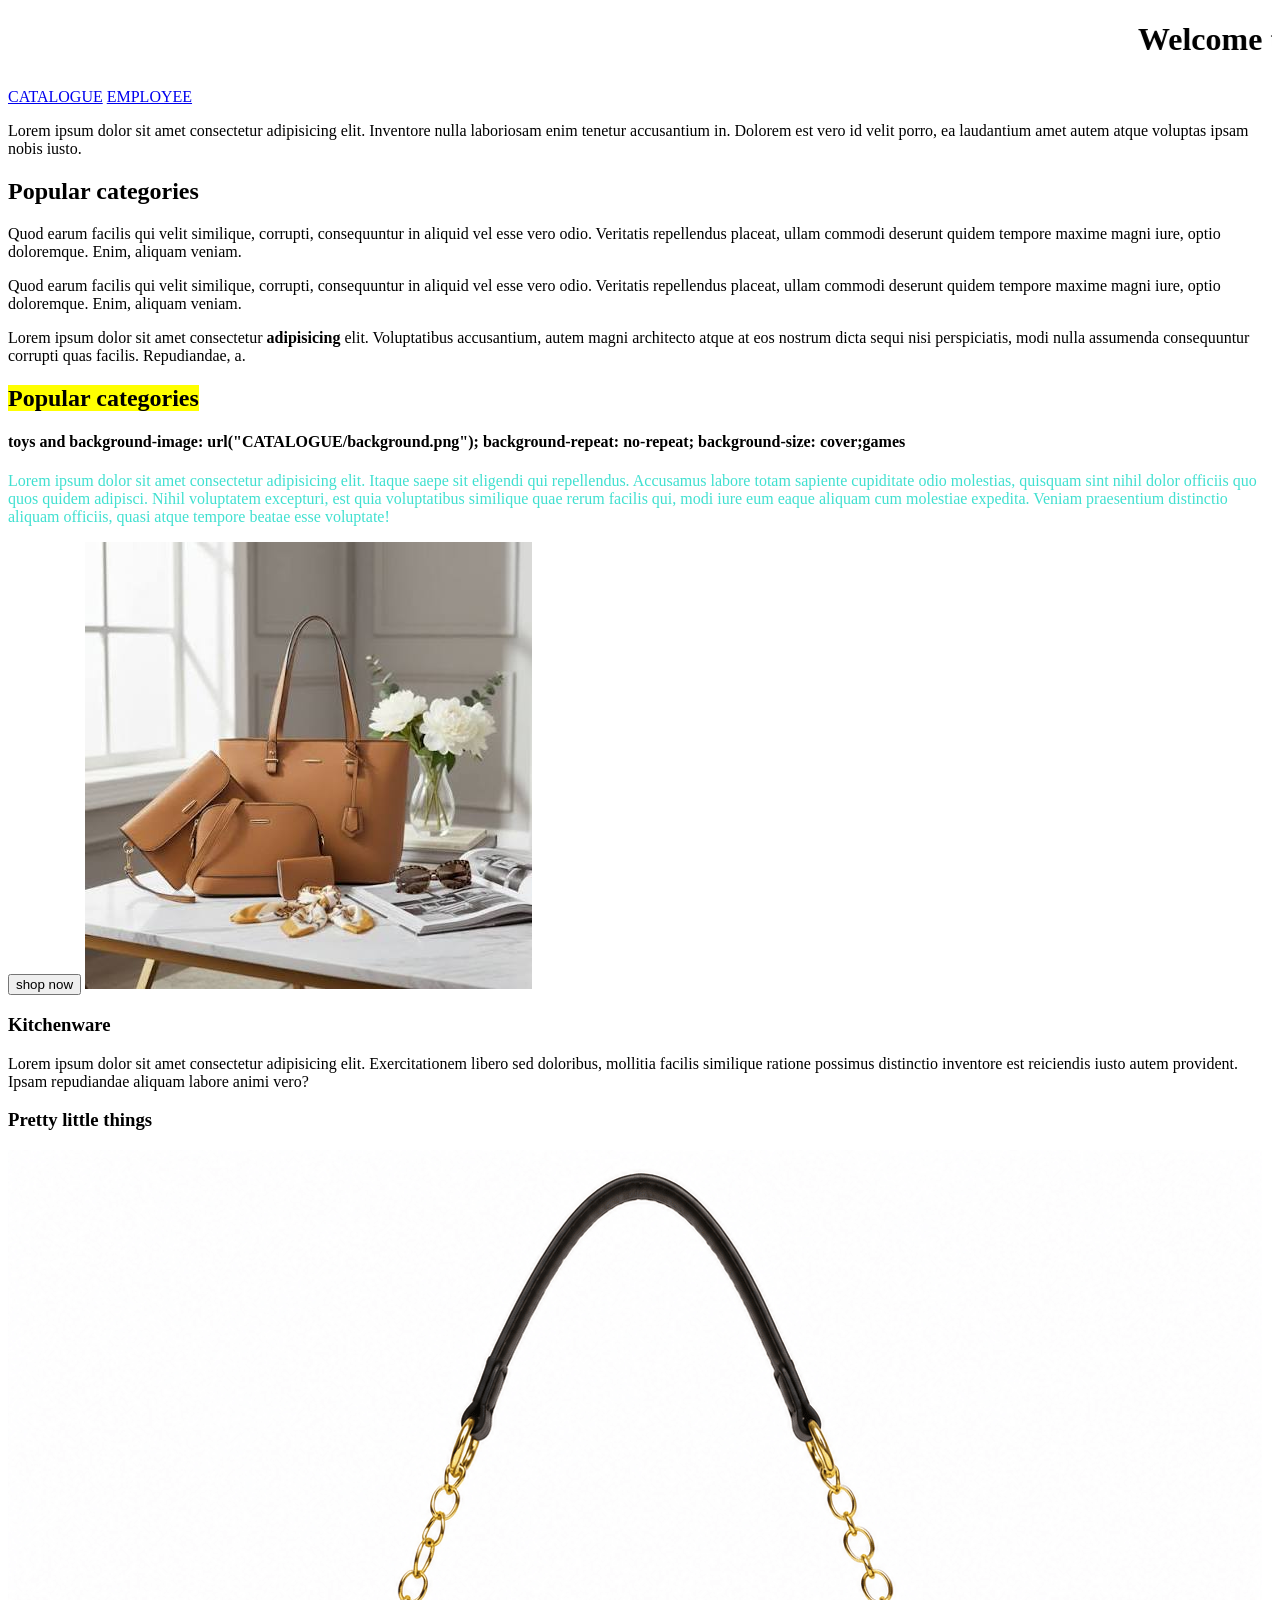
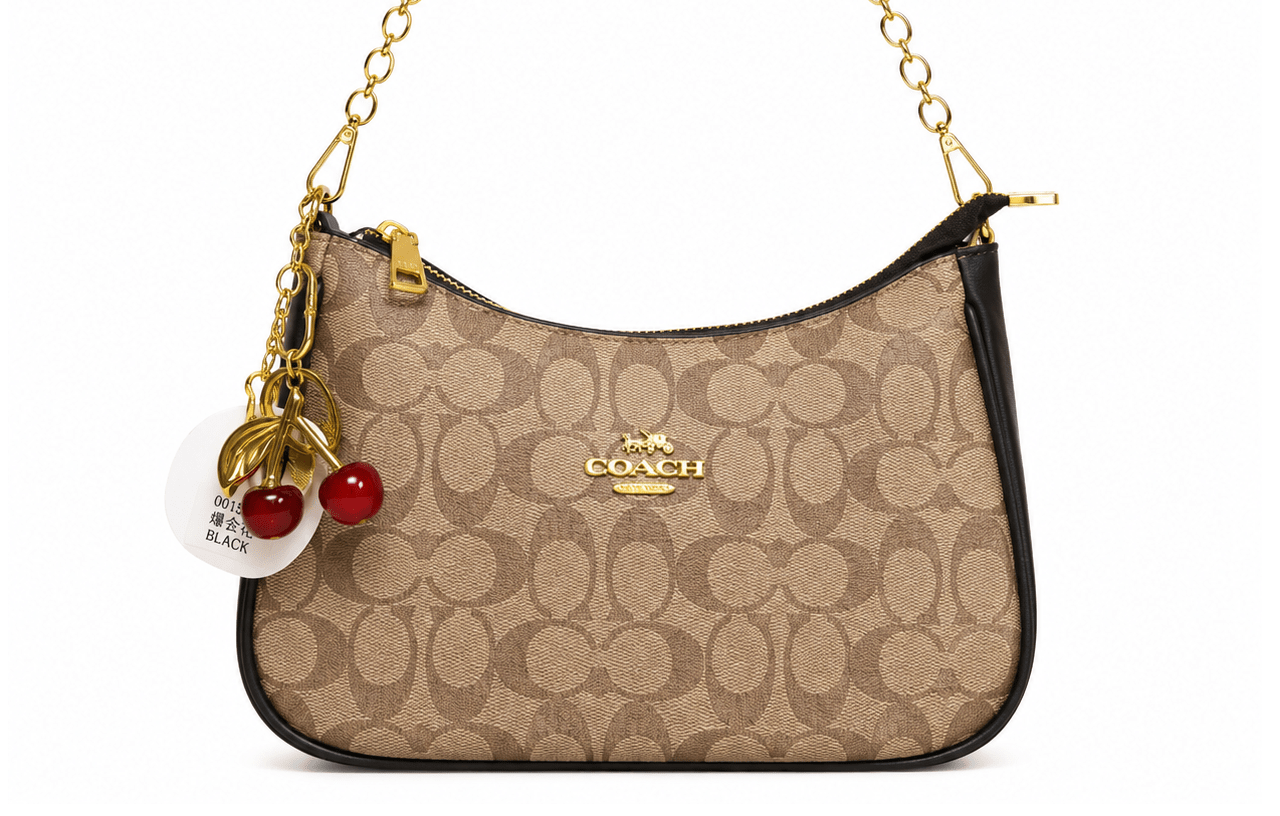
<file: home.html>
<!DOCTYPE html>
<html lang="en">
<head>
    <meta charset="UTF-8">
    <link rel="icon" href="CATALOGUE/home.png">
    <title>Welcome to PrimeHaven</title>
</head>
<body>
    <h1> <marquee behavior="" direction="">Welcome to PrimeHaven</marquee></h1>

    <a href="gallery.html"   target="_blank">CATALOGUE</a>
    
<a href="employees.html" target="_blank">EMPLOYEE</a>


    <p>Lorem ipsum dolor sit amet consectetur adipisicing elit. Inventore nulla laboriosam enim tenetur accusantium in. Dolorem est vero id velit porro, ea laudantium amet autem atque voluptas ipsam nobis iusto.</p>

    <h2>Popular categories</h2>
    Quod earum facilis qui velit similique, corrupti, consequuntur in aliquid vel esse vero odio. Veritatis repellendus placeat, ullam commodi deserunt quidem tempore maxime magni iure, optio doloremque. Enim, aliquam veniam.</p>
    Quod earum facilis qui velit similique, corrupti, consequuntur in aliquid vel esse vero odio. Veritatis repellendus placeat, ullam commodi deserunt quidem tempore maxime magni iure, optio doloremque. Enim, aliquam veniam.</p>
    <p>Lorem  ipsum dolor sit amet consectetur<b> adipisicing</b> elit. Voluptatibus accusantium, autem magni architecto atque at eos nostrum dicta sequi nisi perspiciatis, modi nulla assumenda consequuntur corrupti quas facilis. Repudiandae, a.

    
    <H2><mark>Popular categories</mark></H2>

    <h4>toys and background-image: url("CATALOGUE/background.png");
       background-repeat: no-repeat;
       background-size: cover;games</h4>

    <p style="color: turquoise;"> Lorem ipsum dolor sit amet consectetur adipisicing elit. Itaque saepe sit eligendi qui repellendus. Accusamus labore totam sapiente cupiditate odio molestias, quisquam sint nihil dolor officiis quo quos quidem adipisci.
    Nihil voluptatem excepturi, est quia voluptatibus similique quae rerum facilis qui, modi iure eum eaque aliquam cum molestiae expedita. Veniam praesentium distinctio aliquam officiis, quasi atque tempore beatae esse voluptate!</p>

    <button>shop now</button>
   
    <img src="CATALOGUE/bag 3.jpg" alt="">

<h3>Kitchenware</h3>


    <p>Lorem ipsum dolor sit amet consectetur adipisicing elit. Exercitationem libero sed doloribus, mollitia facilis similique ratione possimus distinctio inventore est reiciendis iusto autem provident. Ipsam repudiandae aliquam labore animi vero?</p>

    <h3>Pretty little things</h3>

    <img src="CATALOGUE/coach.png" alt="">

  






</body>
</html>
</file>
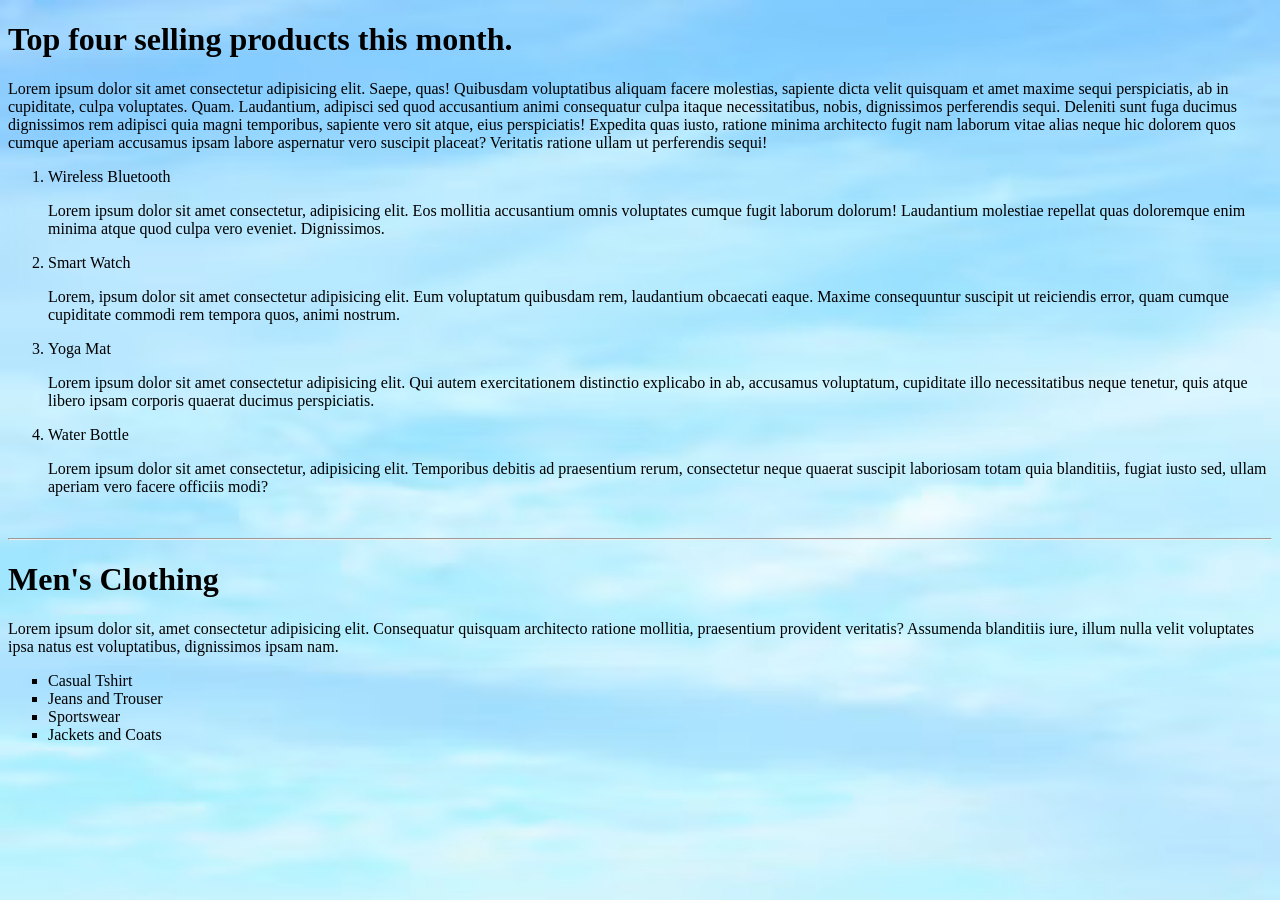
<file: list.html>
<!DOCTYPE html>
<html lang="en">
<head>
    <meta charset="UTF-8">
    <meta name="viewport" content="width=device-width, initial-scale=1.0">
    <title>Products Page - PrimeHaven</title>
</head>
<body>
  
   <style>

   body{
       background-image: url("CATALOGUE/background.png");
       background-repeat: no-repeat;
       background-size: cover;
   }



   </style>


    <!--Ordered Lists-->

    <h1>Top four selling products this month.</h1>

    <p>Lorem ipsum dolor sit amet consectetur adipisicing elit. Saepe, quas! Quibusdam voluptatibus aliquam facere molestias, sapiente dicta velit quisquam et amet maxime sequi perspiciatis, ab in cupiditate, culpa voluptates. Quam.
    Laudantium, adipisci sed quod accusantium animi consequatur culpa itaque necessitatibus, nobis, dignissimos perferendis sequi. Deleniti sunt fuga ducimus dignissimos rem adipisci quia magni temporibus, sapiente vero sit atque, eius perspiciatis!
    Expedita quas iusto, ratione minima architecto fugit nam laborum vitae alias neque hic dolorem quos cumque aperiam accusamus ipsam labore aspernatur vero suscipit placeat? Veritatis ratione ullam ut perferendis sequi!</p>

    <ol>

<li>Wireless Bluetooth</li>

<p>Lorem ipsum dolor sit amet consectetur, adipisicing elit. Eos mollitia accusantium omnis voluptates cumque fugit laborum dolorum! Laudantium molestiae repellat quas doloremque enim minima atque quod culpa vero eveniet. Dignissimos.</p>


<li>Smart Watch</li>

<p>Lorem, ipsum dolor sit amet consectetur adipisicing elit. Eum voluptatum quibusdam rem, laudantium obcaecati eaque. Maxime consequuntur suscipit ut reiciendis error, quam cumque cupiditate commodi rem tempora quos, animi nostrum.</p>


<li>Yoga Mat</li>

<p>Lorem ipsum dolor sit amet consectetur adipisicing elit. Qui autem exercitationem distinctio explicabo in ab, accusamus voluptatum, cupiditate illo necessitatibus neque tenetur, quis atque libero ipsam corporis quaerat ducimus perspiciatis.</p>


<li>Water Bottle</li>

<p>Lorem ipsum dolor sit amet consectetur, adipisicing elit. Temporibus debitis ad praesentium rerum, consectetur neque quaerat suscipit laboriosam totam quia blanditiis, fugiat iusto sed, ullam aperiam vero facere officiis modi?</p>

</ol>


<br>
<!---break tag used to leave space-->
<hr>
<!---draws lines to separate contents-->

<!---Unordered list.-->

<h1>Men's Clothing</h1>
<p>Lorem ipsum dolor sit, amet consectetur adipisicing elit. Consequatur quisquam architecto ratione mollitia, praesentium provident veritatis? Assumenda blanditiis iure, illum nulla velit voluptates ipsa natus est voluptatibus, dignissimos ipsam nam.</p>


<ul style="list-style-type: square;">

<li>Casual Tshirt</li>
<li>Jeans and Trouser</li>
<li>Sportswear</li>
<li>Jackets and Coats</li>

</ul>

<!---Description lists-->
<!---Nested lists-->









</body>
</html>
</file>
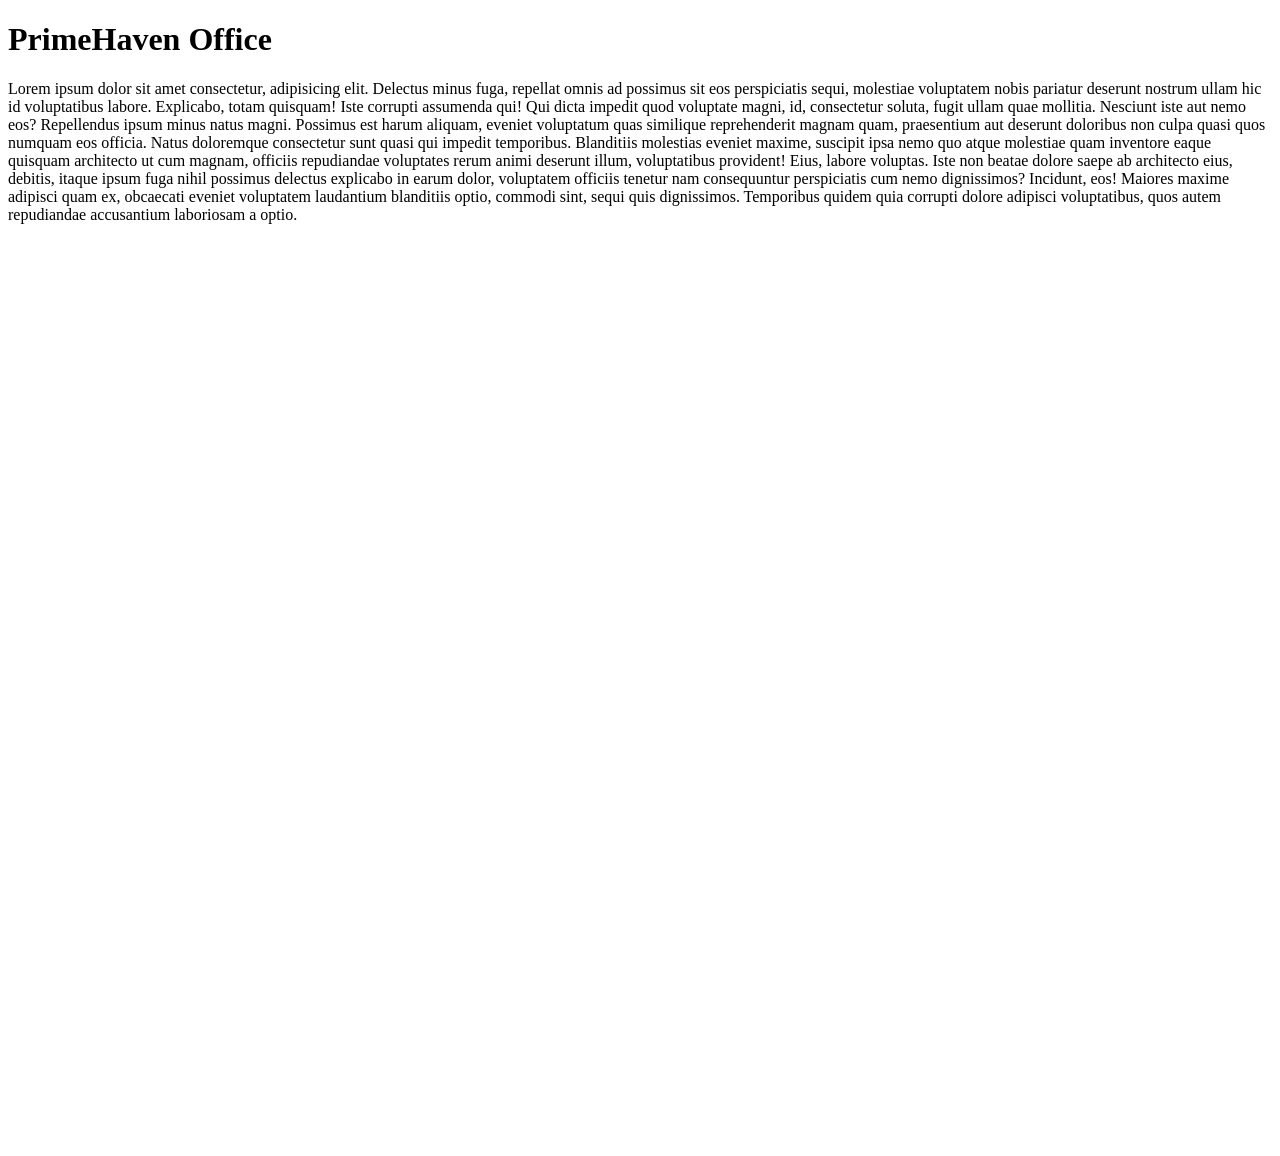
<file: location.html>
<!DOCTYPE html>
<html lang="en">
<head>
    <meta charset="UTF-8">
    <meta name="viewport" content="width=device-width, initial-scale=1.0">
    <title>Our Location - PrimeHaven</title>
</head>
<body>
 
    <h1>PrimeHaven Office</h1>

    <p>Lorem ipsum dolor sit amet consectetur, adipisicing elit. Delectus minus fuga, repellat omnis ad possimus sit eos perspiciatis sequi, molestiae voluptatem nobis pariatur deserunt nostrum ullam hic id voluptatibus labore.
    Explicabo, totam quisquam! Iste corrupti assumenda qui! Qui dicta impedit quod voluptate magni, id, consectetur soluta, fugit ullam quae mollitia. Nesciunt iste aut nemo eos? Repellendus ipsum minus natus magni.
    Possimus est harum aliquam, eveniet voluptatum quas similique reprehenderit magnam quam, praesentium aut deserunt doloribus non culpa quasi quos numquam eos officia. Natus doloremque consectetur sunt quasi qui impedit temporibus.
    Blanditiis molestias eveniet maxime, suscipit ipsa nemo quo atque molestiae quam inventore eaque quisquam architecto ut cum magnam, officiis repudiandae voluptates rerum animi deserunt illum, voluptatibus provident! Eius, labore voluptas.
    Iste non beatae dolore saepe ab architecto eius, debitis, itaque ipsum fuga nihil possimus delectus explicabo in earum dolor, voluptatem officiis tenetur nam consequuntur perspiciatis cum nemo dignissimos? Incidunt, eos!
    Maiores maxime adipisci quam ex, obcaecati eveniet voluptatem laudantium blanditiis optio, commodi sint, sequi quis dignissimos. Temporibus quidem quia corrupti dolore adipisci voluptatibus, quos autem repudiandae accusantium laboriosam a optio.</p>
      
    <iframe src="https://www.google.com/maps/embed?pb=!1m18!1m12!1m3!1d3988.852732486552!2d36.80219129999998!3d-1.2605663999999883!2m3!1f0!2f0!3f0!3m2!1i1024!2i768!4f13.1!3m3!1m2!1s0x182f17c127f1a1c9%3A0x8cde95c2ce614f0b!2sAlloy%20Bar%20and%20Lounge!5e0!3m2!1sen!2ske!4v1789544380334!5m2!1sen!2ske" width="100%" height="450" style="border:0;" allowfullscreen="" loading="lazy" referrerpolicy="strict-origin-when-cross-origin"></iframe>

    <iframe src="https://www.google.com/maps/embed?pb=!1m18!1m12!1m3!1d3988.808986783103!2d36.76194969999998!3d-1.2888060999999928!2m3!1f0!2f0!3f0!3m2!1i1024!2i768!4f13.1!3m3!1m2!1s0x182f1b123fbfdf15%3A0xfd428331a9a8e71a!2sFeelinpoa!5e0!3m2!1sen!2ske!4v1789631490436!5m2!1sen!2ske" width="600" height="450" style="border:0;" allowfullscreen="" loading="lazy" referrerpolicy="strict-origin-when-cross-origin"></iframe>
    






</body>
</html>
</file>
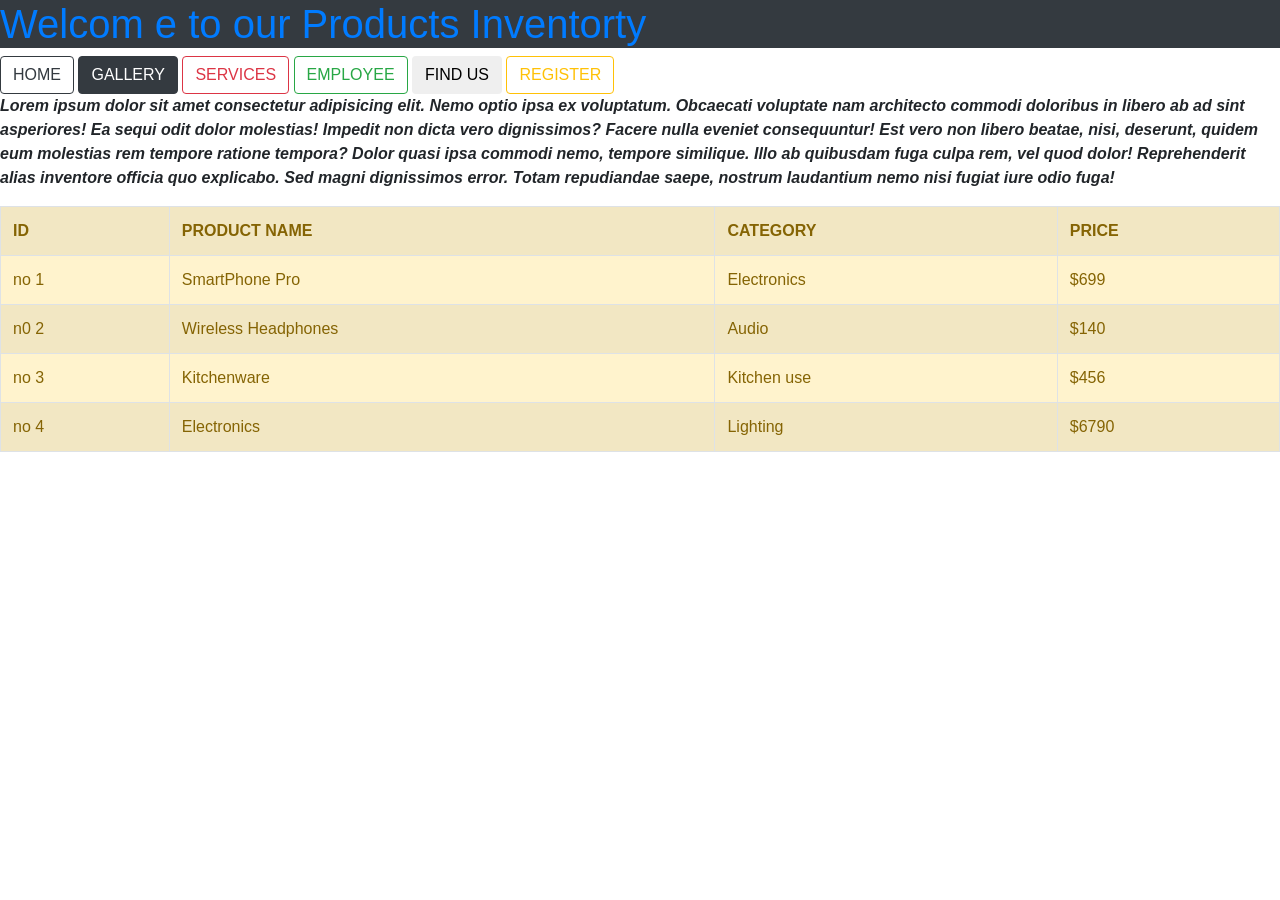
<file: login.html>
<!DOCTYPE html>
<html lang="en">
<head>
    <meta charset="UTF-8">
    <meta name="viewport" content="width=device-width, initial-scale=1.0">
    <title>Products page</title>

    <link rel="stylesheet" href="bootstrap/css/bootstrap.min.css">
<script src="bootstrap/js/bootstrap.min.js"></script>
</head>

<body>
 
    <h1 class="text-primary bg-dark text-centre">Welcom e to our Products Inventorty</h1>
<button class="btn btn-outline-dark btn-danger">HOME</button>
<button class="btn btn-dark">GALLERY</button>
<button class="btn btn-outline-danger">SERVICES</button>
<button class="btn btn-info btn-outline-success">EMPLOYEE</button>
<button class="btn btn-group-toggle">FIND US</button>
<button class="btn btn-outline-warning btn-danger">REGISTER</button>

<p class="font-weight-bold font-italic">Lorem ipsum dolor sit amet consectetur adipisicing elit. Nemo optio ipsa ex voluptatum. Obcaecati voluptate nam architecto commodi doloribus in libero ab ad sint asperiores! Ea sequi odit dolor molestias!
Impedit non dicta vero dignissimos? Facere nulla eveniet consequuntur! Est vero non libero beatae, nisi, deserunt, quidem eum molestias rem tempore ratione tempora? Dolor quasi ipsa commodi nemo, tempore similique.
Illo ab quibusdam fuga culpa rem, vel quod dolor! Reprehenderit alias inventore officia quo explicabo. Sed magni dignissimos error. Totam repudiandae saepe, nostrum laudantium nemo nisi fugiat iure odio fuga!</p>
 
<table class="table table-bordered table-success table-hover table-striped table-responsive-md alert-warning">
<tr>
    <th>ID</th>
    <th>PRODUCT NAME</th>
    <th>CATEGORY</th>
    <th>PRICE</th>
</tr>

<tr>
<td>no 1</td>
<td>SmartPhone Pro</td>
<td>Electronics</td>
<td>$699</td>

<tr>
<td>n0 2</td>
<td>Wireless Headphones</td>
<td>Audio</td>
<td>$140</td>

<tr>
<td>no 3</td>
<td>Kitchenware</td>
<td>Kitchen use</td>
<td>$456</td>

<tr>
<td>no 4</td>
<td>Electronics</td>
<td>Lighting</td>
<td>$6790</td>
</tr>




</tr>



</tr>

</tr>











</table>























</body>
</html>
</file>
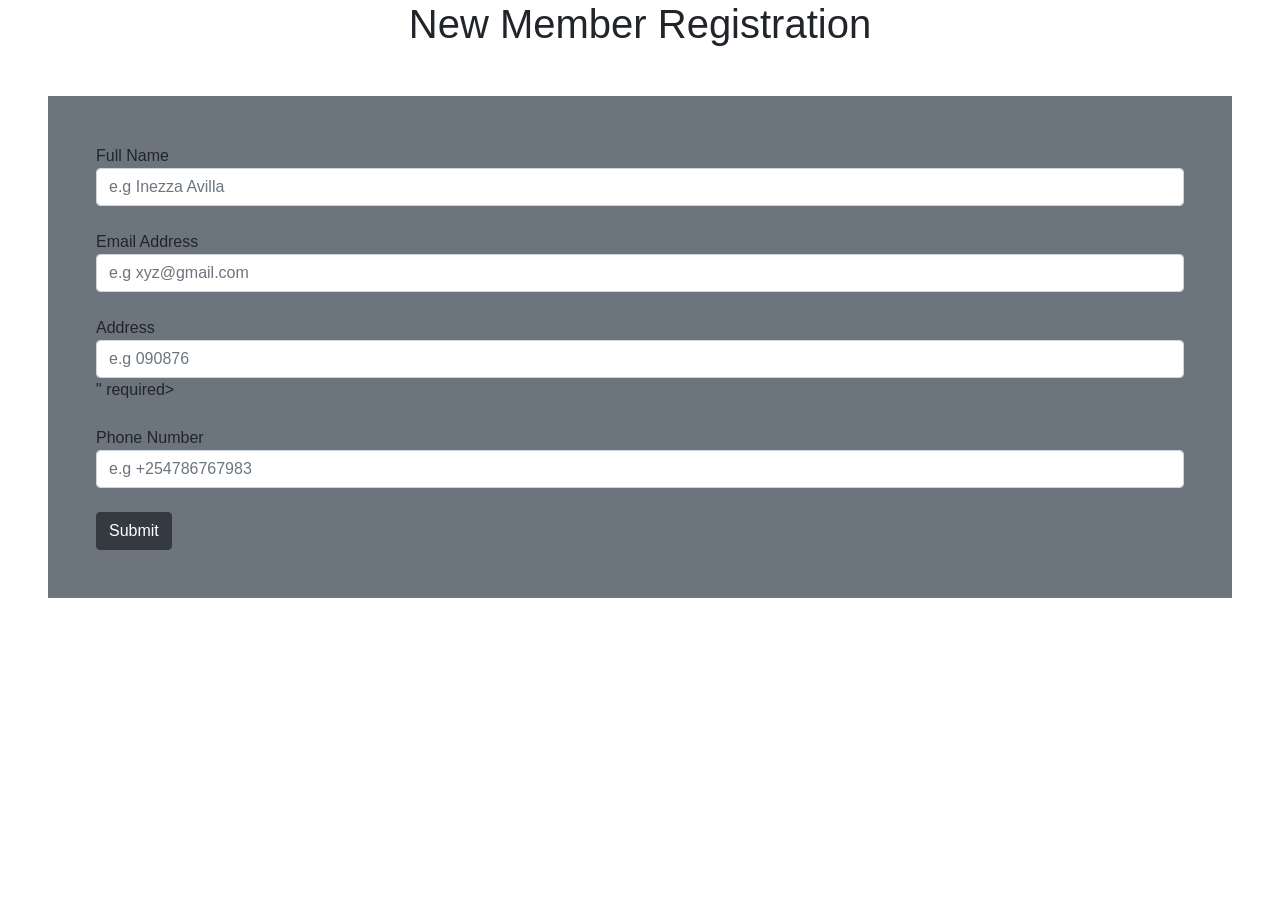
<file: MEMBERS.HTML>
<!DOCTYPE html>
<html lang="en">
<head>
    <meta charset="UTF-8">
    <meta name="viewport" content="width=device-width, initial-scale=1.0">
    <title>MEMBER PAGE</title>

<link rel="stylesheet" href="bootstrap/css/bootstrap.min.css">
<script src="bootstrap/js/bootstrap.min.js"></script>
</head>
<body>
    
<h1 class="text-center text-justify mb-3">New Member Registration</h1>

<form action="" class="bg-secondary m-5 p-5">

<div class="mb-4">
    <label for="fname" class="form-check-label">Full Name</label>
    <input type="text" id="fname" class="form-control"  placeholder="e.g Inezza Avilla" required>
</div>

<div class="mb-4">
    <label for="email" class="form-check-label">Email Address</label>
    <input type="text" id="email" class="form-control"  placeholder="e.g xyz@gmail.com" required>
</div>


<div class="mb-4">
    <label for="address" class="form-check-label">Address</label>
    <input type="number" id="address" class="form-control" placeholder="e.g 090876" required>                                                                                                                                                                                                                                                                                                                                                                                                                                                                                                                                                                                                               " required>
</div>

<div class="mb-4">
    <label for="phone" class="form-check-label">Phone Number</label>
    <input type="tel" id="phone" class="form-control"  placeholder="e.g +254786767983" required>
</div>

<div>
    <button type="submit" class="btn btn-dark">Submit</button>
</div>

</form>



</body>
</html>
</file>
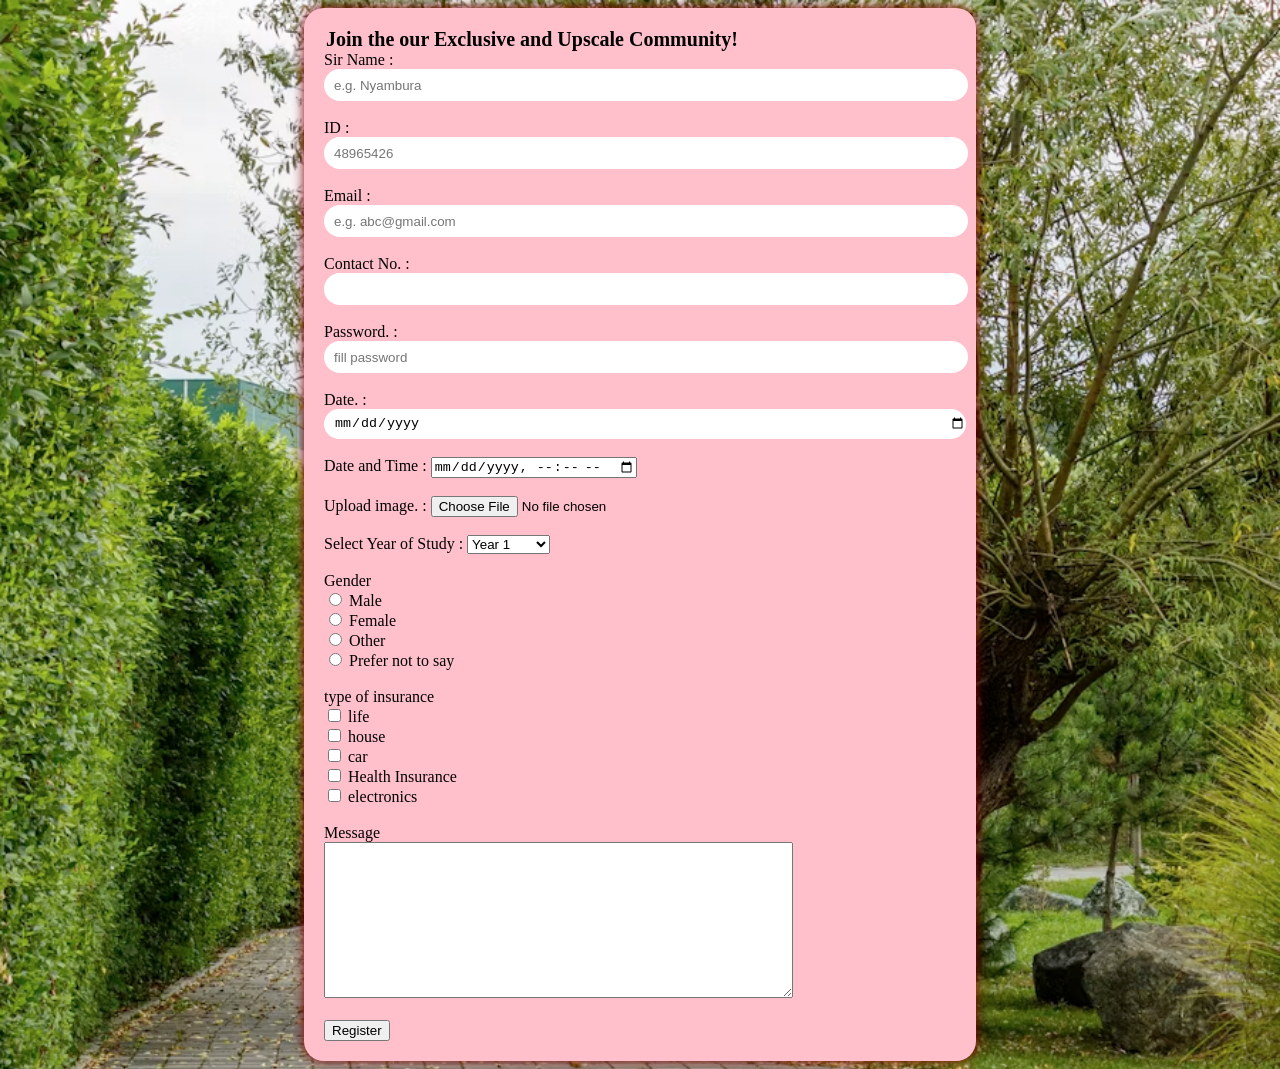
<file: register.html>
<!DOCTYPE html>
<html lang="en">
<head>
    <meta charset="UTF-8">
    <meta name="viewport" content="width=device-width, initial-scale=1.0">
    <title>Register Page</title>

<link rel="stylesheet" href="css/register.css">

</head>
<body>

    <form action="">

        <legend>Join the our Exclusive and Upscale Community!</legend>

        <label for="sname"> Sir Name : </label>
        <input type="text" id="sname" placeholder="e.g. Nyambura" required>
        <br><br>

        <label for="idname"> ID : </label>
        <input type="text" id="idname" placeholder="48965426" required>
        <br><br>

        <label for="ename"> Email : </label>
        <input type="email" id="ename" placeholder="e.g. abc@gmail.com " required>
        <br><br>

        <label for="cnt"> Contact No. : </label>
        <input type="number" id="cnt" required>
        <br><br>

        <label for="pwd">    Password. : </label>
        <input type="password" id="pwd" placeholder="fill password" required>
        <br><br>

        <label for="fdate"> Date. : </label>
        <input type="date" id="fdate" required>
        <br><br>

        <label for="dt"> Date and Time : </label>
        <input type="datetime-local" id="dt" required>
        <br><br>

        <label for="ui"> Upload image. : </label>
        <input type="file" id="ui" required>
        <br><br>

        <label for="yos">    Select Year of Study  : </label>
        <select id="yos" required>
            <option value="" disabled> select one</option>
            <option value="1"> Year 1</option>
            <option value="2"> Year 2</option>
            <option value="3"> Year 3</option>
            <option value="4"> Year 4</option>
        </select>
        <br><br>

        <label>Gender</label><br>

        <input type="radio" id="Male" name="gender">
        <label for="Male">Male</label>
        <br>
        <input type="radio" id="Female" name="gender">
        <label for="Female">Female</label>
        <br>
        <input type="radio" id="Other" name="gender">
        <label for="Other">Other</label>
        <br>
        <input type="radio" id="PreferNot" name="gender">
        <label for="PreferNot">Prefer not to say</label>
        <br><br>

        <label> type of insurance </label>
        <br>
        <input type="checkbox" id="l" name="life">
        <label for="l">life</label>
        <br>
        <input type="checkbox" id="h" name="house">
        <label for="h">house</label>
        <br>
        <input type="checkbox" id="c" name="car">
        <label for="c">car</label>
        <br>
        <input type="checkbox" id="hi" name="insurance">
        <label for="hi">Health Insurance</label>
        <br>
        <input type="checkbox" id="e" name="electronics">
        <label for="e">electronics</label>
        <br><br>

        <label for="message">Message</label><br>
        <textarea id="message" name="message" cols="56" rows="10"></textarea>
        <br><br>

        <button type="submit">Register</button>

    </form>

</body>
</html>
</body>
</html>
</file>
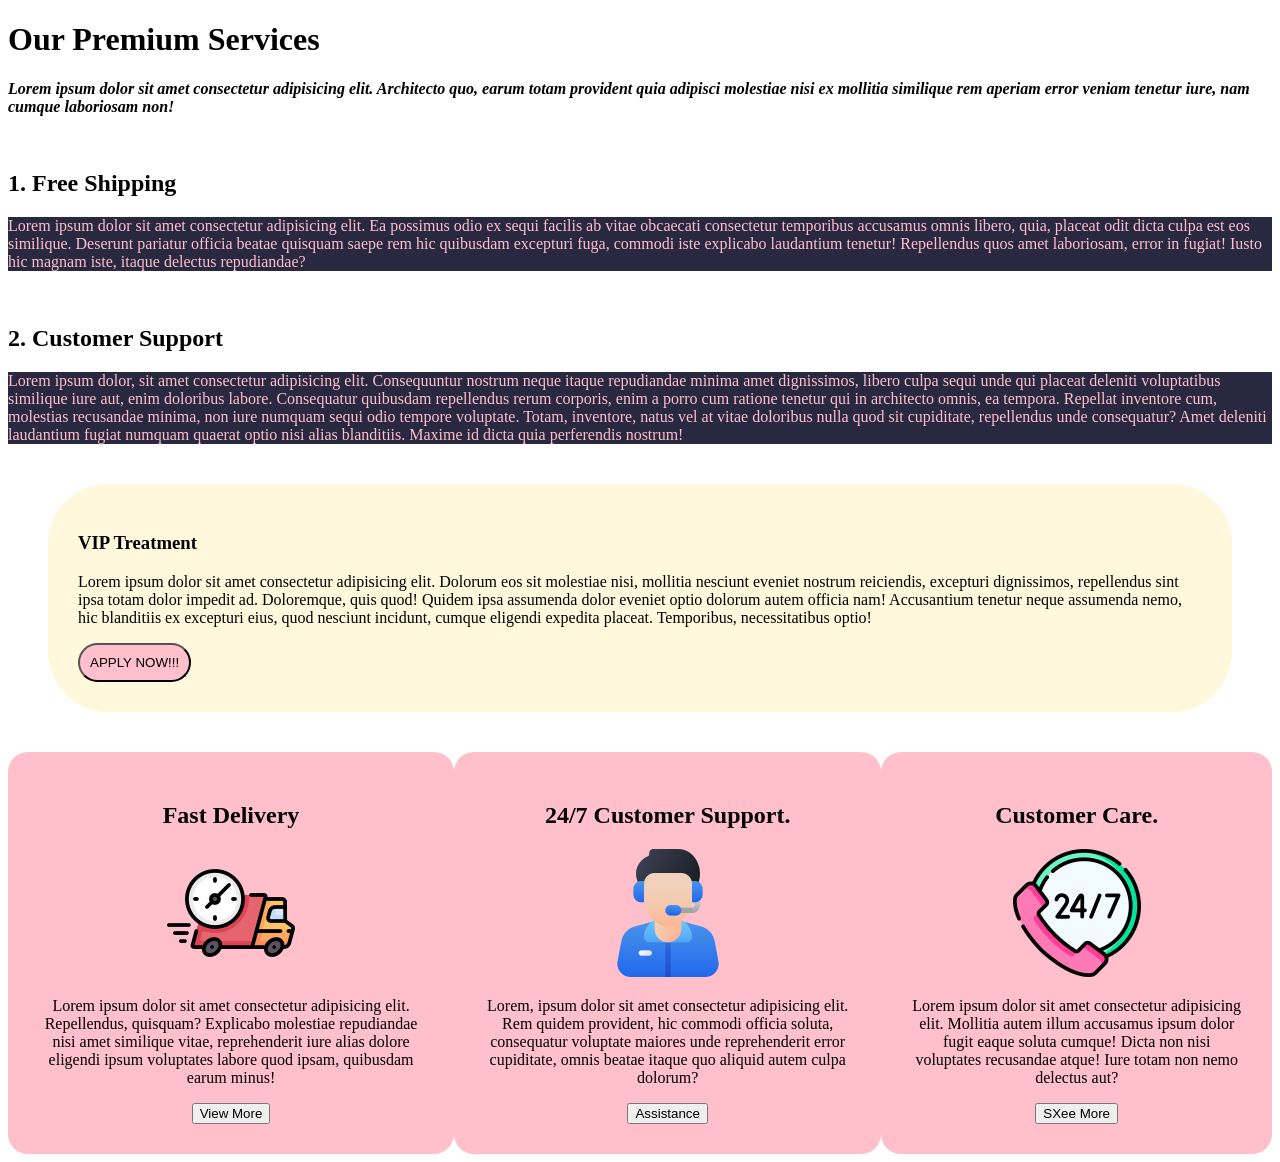
<file: services.html>
<!DOCTYPE html>
<html lang="en">
<head>
    <meta charset="UTF-8">
    <meta name="viewport" content="width=device-width, initial-scale=1.0">
    
    <link rel="stylesheet" href="css/services.css">

    <title>Services Page - PrimeHaven</title>

</head>
<body>
 
    <!---Id and Class-->
    <h1>Our Premium Services</h1>

    <p  id="service">Lorem ipsum dolor sit amet consectetur adipisicing elit. Architecto quo, earum totam provident quia adipisci molestiae nisi ex mollitia similique rem aperiam error veniam tenetur iure, nam cumque laboriosam non!</p>

<br>

<h2>1. Free Shipping</h2>

<p class="main">Lorem ipsum dolor sit amet consectetur adipisicing elit. Ea possimus odio ex sequi facilis ab vitae obcaecati consectetur temporibus accusamus omnis libero, quia, placeat odit dicta culpa est eos similique.
Deserunt pariatur officia beatae quisquam saepe rem hic quibusdam excepturi fuga, commodi iste explicabo laudantium tenetur! Repellendus quos amet laboriosam, error in fugiat! Iusto hic magnam iste, itaque delectus repudiandae?</p>
<br>

<h2>2. Customer Support</h2>

<p class="main">
Lorem ipsum dolor, sit amet consectetur adipisicing elit. Consequuntur nostrum neque itaque repudiandae minima amet dignissimos, libero culpa sequi unde qui placeat deleniti voluptatibus similique iure aut, enim doloribus labore.
Consequatur quibusdam repellendus rerum corporis, enim a porro cum ratione tenetur qui in architecto omnis, ea tempora. Repellat inventore cum, molestias recusandae minima, non iure numquam sequi odio tempore voluptate.
Totam, inventore, natus vel at vitae doloribus nulla quod sit cupiditate, repellendus unde consequatur? Amet deleniti laudantium fugiat numquam quaerat optio nisi alias blanditiis. Maxime id dicta quia perferendis nostrum!
</p>

<!---Division-->

<div id="VIP">

<h3>VIP Treatment</h3>
<p>Lorem ipsum dolor sit amet consectetur adipisicing elit. Dolorum eos sit molestiae nisi, mollitia nesciunt eveniet nostrum reiciendis, excepturi dignissimos, repellendus sint ipsa totam dolor impedit ad. Doloremque, quis quod!
Quidem ipsa assumenda dolor eveniet optio dolorum autem officia nam! Accusantium tenetur neque assumenda nemo, hic blanditiis ex excepturi eius, quod nesciunt incidunt, cumque eligendi expedita placeat. Temporibus, necessitatibus optio!</p>
<button>APPLY NOW!!!</button>

</div>

<div id="kiki">

<div class="summer">

    <h2>Fast Delivery</h2>

    <img src="CATALOGUE/fast delivery.png" alt="">

    <p>Lorem ipsum dolor sit amet consectetur adipisicing elit. Repellendus, quisquam? Explicabo molestiae repudiandae nisi amet similique vitae, reprehenderit iure alias dolore eligendi ipsum voluptates labore quod ipsam, quibusdam earum minus!</p>


<button>View More</button>

</div>




<div class="summer">

    <h2>
        24/7 Customer Support.</h2>

<img src="CATALOGUE/customer support logo.png" alt="">

<p>Lorem, ipsum dolor sit amet consectetur adipisicing elit. Rem quidem provident, hic commodi officia soluta, consequatur voluptate maiores unde reprehenderit error cupiditate, omnis beatae itaque quo aliquid autem culpa dolorum?</p>


<button>Assistance</button>

</div>








<div class="summer">
    <h2>Customer Care.</h2>

    <img src="CATALOGUE/customer care.png" alt="">

    <p>Lorem ipsum dolor sit amet consectetur adipisicing elit. Mollitia autem illum accusamus ipsum dolor fugit eaque soluta cumque! Dicta non nisi voluptates recusandae atque! Iure totam non nemo delectus aut?</p>

    <button>SXee More</button>
</div>



</div>







</body>
</html>
</file>
<file: css/style.css>
h2{
    color: rgba(41, 1, 1, 0.815);
    text-align: center;
    background-color: burlywood;
    text-shadow: 10px 10px 8px
}

h2:hover{

background-color: rgba(66, 3, 3, 0.879);
color: white

}

p{
    font-weight: bolder;
    font-style: italic;

}

img{
    width: 300px;

}
</file>
<file: css/register.css>
form{
background-color: pink;
width: 50%;
margin: 0 auto;
padding: 20px;
border-radius: 20px;
box-shadow: 0 0 12px maroon;

}


legend{
    font-size: 20px;
    font-weight: bold;
}

input[type=text] , input[type=id] , input[type=email] , input[type=number] , input[type=password] , input[type=date] , input[type=datetime-local] select
{
  width: 100%;
  height: 30px;
  border-radius: 20px;
  border: none;
  padding-left: 10px;
}
 body{
    background-image: url("../CATALOGUE/backgroundimage.avif");
       background-repeat: no-repeat;
       background-size: cover;
 }
</file>
<file: css/services.css>
#service{
    font-weight: bolder;
    font-family: 'Times New Roman', Times, serif;
    font-style: italic;
}


.main{
    color: pink;
    background-color: rgb(40, 40, 64);
}

#VIP{
    background-color: cornsilk;
    margin: 40px;
    border-radius: 60px;
    padding: 30px;

}

#VIP button{
   background-color: pink;
   padding: 10px;
   border-radius: 40px;
}

#kiki{
    display: flex;
    
}
.summer{
    text-align: center;
    background-color: pink;
    margin: right 30px;
    padding: 30px;
    border-radius: 20px;
}
</file>
